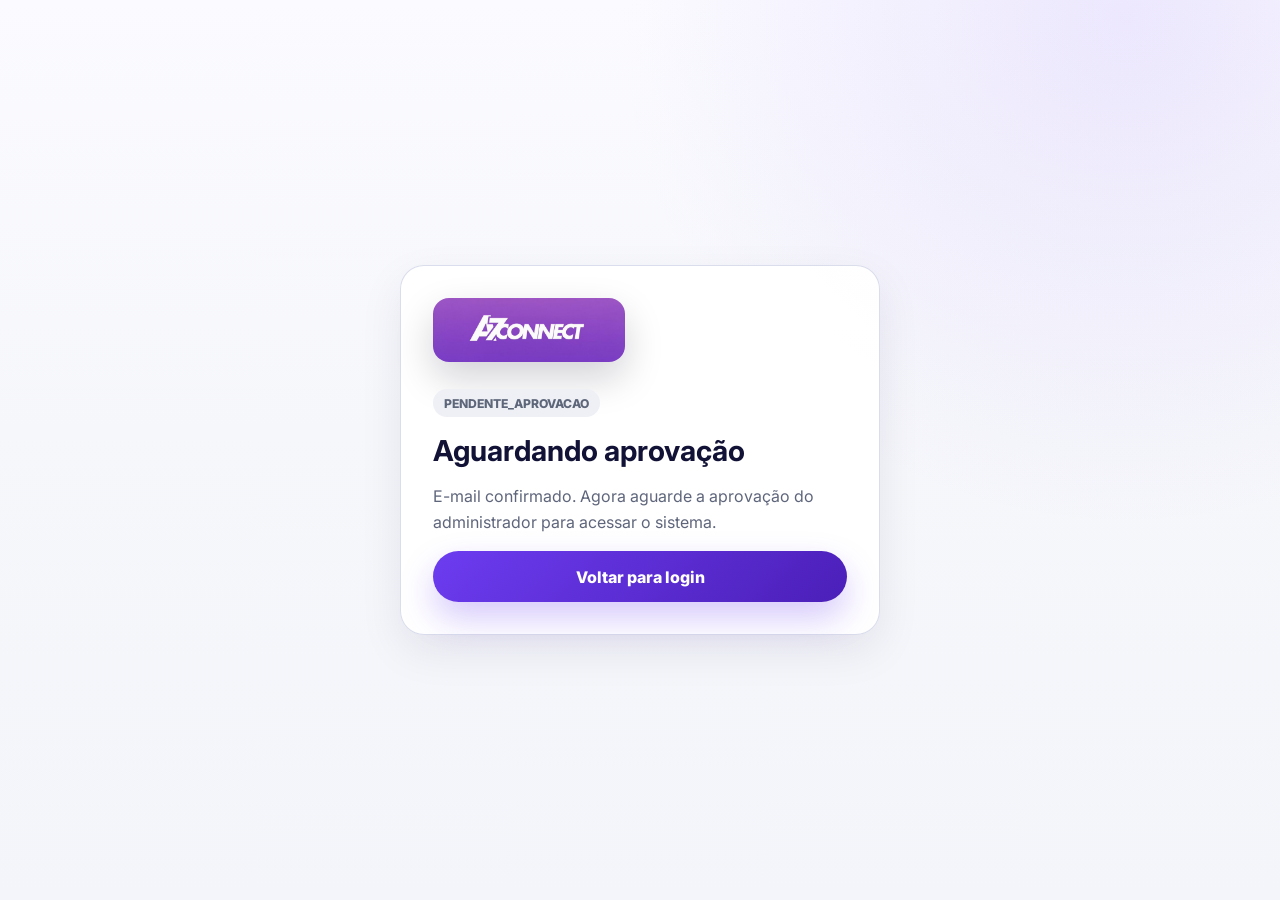
<file: static/aguardando-aprovacao.html>
<!doctype html>
<html lang="pt-BR">
  <head>
    <meta charset="utf-8" />
    <meta name="viewport" content="width=device-width, initial-scale=1" />
    <title>Aguardando aprovação - A7 Connect</title>
    <link rel="preconnect" href="https://fonts.googleapis.com" />
    <link rel="preconnect" href="https://fonts.gstatic.com" crossorigin />
    <link
      href="https://fonts.googleapis.com/css2?family=Inter:wght@400;500;600;700;800&display=swap"
      rel="stylesheet"
    />
    <link rel="stylesheet" href="/static/styles.css" />
  </head>
  <body class="auth-body">
    <main class="auth-shell single">
      <section class="auth-card dashboard-card auth-state-card">
        <img class="auth-logo small" src="/static/assets/a7connect-logo.jpg" alt="A7 Connect" />
        <span class="badge neutral">PENDENTE_APROVACAO</span>
        <h1>Aguardando aprovação</h1>
        <p id="pendingMessage">
          E-mail confirmado. Agora aguarde a aprovação do administrador para acessar o sistema.
        </p>
        <a class="gradient-button auth-submit" href="/login">Voltar para login</a>
      </section>
    </main>
    <script src="/static/auth.js"></script>
  </body>
</html>
</file>
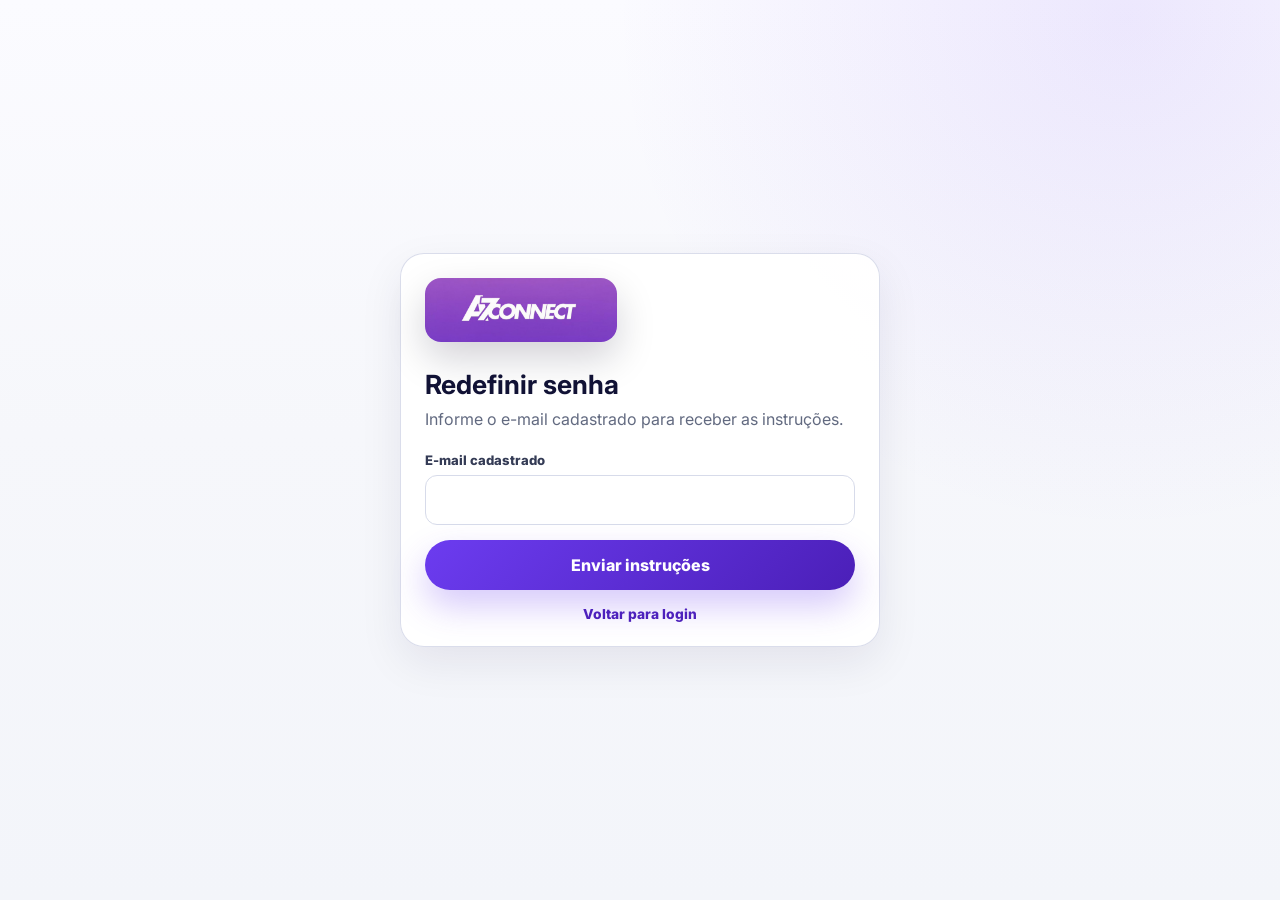
<file: static/esqueci-senha.html>
<!doctype html>
<html lang="pt-BR">
  <head>
    <meta charset="utf-8" />
    <meta name="viewport" content="width=device-width, initial-scale=1" />
    <title>Esqueci minha senha - A7 Connect</title>
    <link rel="preconnect" href="https://fonts.googleapis.com" />
    <link rel="preconnect" href="https://fonts.gstatic.com" crossorigin />
    <link
      href="https://fonts.googleapis.com/css2?family=Inter:wght@400;500;600;700;800&display=swap"
      rel="stylesheet"
    />
    <link rel="stylesheet" href="/static/styles.css" />
  </head>
  <body class="auth-body">
    <main class="auth-shell single">
      <section class="auth-card dashboard-card">
        <img class="auth-logo small" src="/static/assets/a7connect-logo.jpg" alt="A7 Connect" />
        <div class="auth-heading">
          <h2>Redefinir senha</h2>
          <p>Informe o e-mail cadastrado para receber as instruções.</p>
        </div>
        <form id="forgotPasswordForm" class="auth-form">
          <label>
            <span>E-mail cadastrado</span>
            <input id="forgotEmail" name="email" type="email" autocomplete="email" required />
          </label>
          <button class="gradient-button auth-submit" type="submit">Enviar instruções</button>
          <a class="text-link centered" href="/login">Voltar para login</a>
          <p id="authMessage" class="auth-message" aria-live="polite" hidden></p>
        </form>
      </section>
    </main>
    <script src="/static/auth.js"></script>
  </body>
</html>
</file>
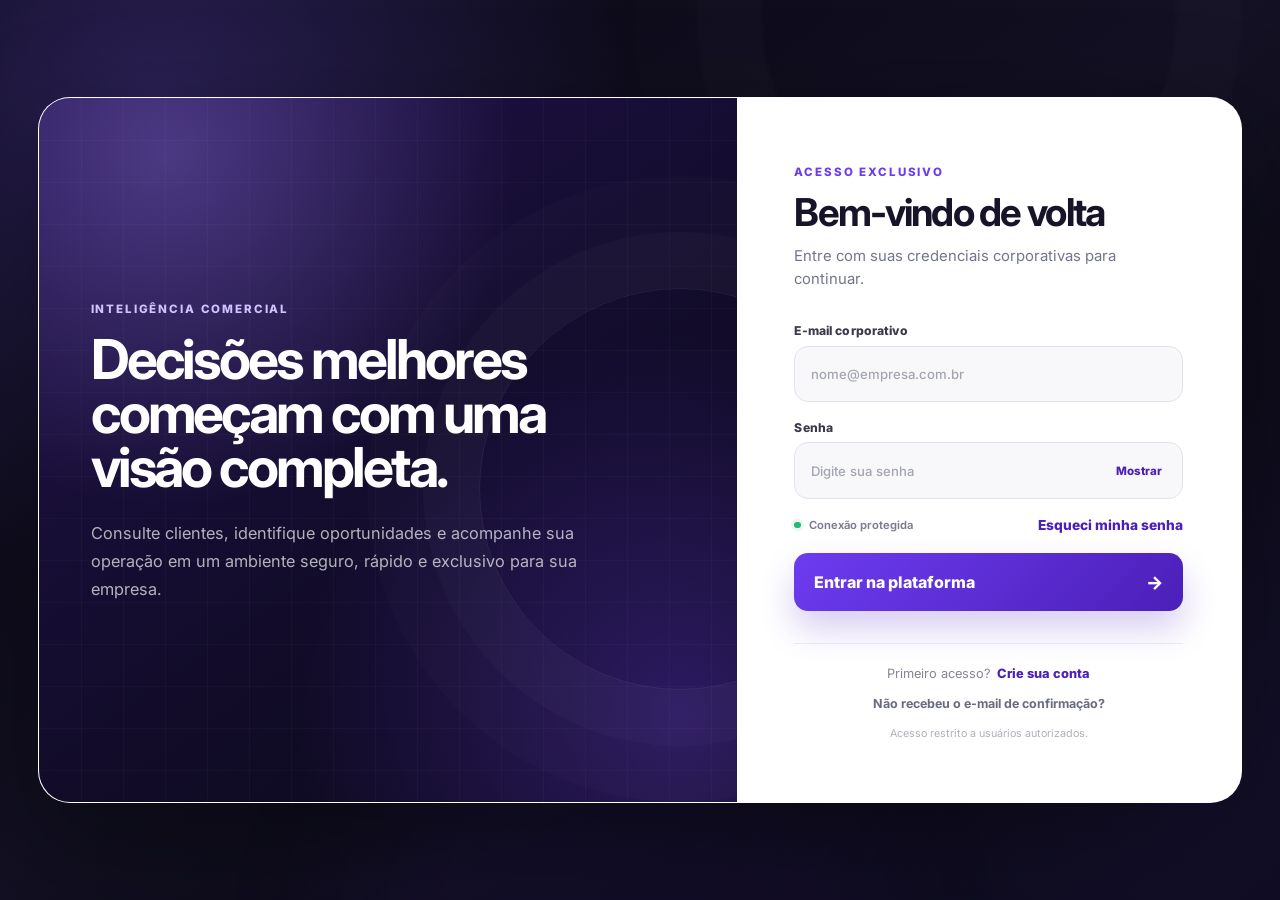
<file: static/login.html>
<!doctype html>
<html lang="pt-BR">
  <head>
    <meta charset="utf-8" />
    <meta name="viewport" content="width=device-width, initial-scale=1" />
    <title>Acesso | Consulta Base</title>
    <link rel="preconnect" href="https://fonts.googleapis.com" />
    <link rel="preconnect" href="https://fonts.gstatic.com" crossorigin />
    <link
      href="https://fonts.googleapis.com/css2?family=Inter:wght@400;500;600;700;800&display=swap"
      rel="stylesheet"
    />
    <link rel="stylesheet" href="/static/styles.css" />
  </head>
  <body class="auth-body login-page">
    <main class="auth-shell login-shell">
      <section class="auth-brand-panel login-showcase" aria-label="Sobre a plataforma">
        <div class="login-showcase-copy">
          <span class="login-kicker">Inteligência comercial</span>
          <h1>Decisões melhores começam com uma visão completa.</h1>
          <p>
            Consulte clientes, identifique oportunidades e acompanhe sua operação em um ambiente
            seguro, rápido e exclusivo para sua empresa.
          </p>
        </div>
      </section>

      <section class="auth-card login-card" aria-label="Login">
        <div class="login-card-header">
          <span class="login-card-kicker">Acesso exclusivo</span>
          <h2>Bem-vindo de volta</h2>
          <p>Entre com suas credenciais corporativas para continuar.</p>
        </div>

        <form id="loginForm" class="auth-form login-form">
          <label>
            <span>E-mail corporativo</span>
            <input
              id="loginEmail"
              name="email"
              type="email"
              autocomplete="email"
              placeholder="nome@empresa.com.br"
              required
            />
          </label>
          <label>
            <span>Senha</span>
            <div class="login-password-field">
              <input
                id="loginPassword"
                name="senha"
                type="password"
                autocomplete="current-password"
                placeholder="Digite sua senha"
                required
              />
              <button id="toggleLoginPassword" type="button" aria-label="Mostrar senha" aria-pressed="false">
                Mostrar
              </button>
            </div>
          </label>
          <div class="login-form-links">
            <span class="login-security-note"><i aria-hidden="true"></i> Conexão protegida</span>
            <a class="text-link" data-preserve-company href="/esqueci-senha">Esqueci minha senha</a>
          </div>
          <button class="gradient-button auth-submit login-submit" type="submit">
            <span>Entrar na plataforma</span><span aria-hidden="true">→</span>
          </button>
          <p id="authMessage" class="auth-message" aria-live="polite" hidden></p>
          <button id="resendVerificationButton" class="text-link centered" type="button" hidden>
            Reenviar e-mail de confirmação
          </button>
        </form>

        <div class="login-card-footer">
          <span>Primeiro acesso?</span>
          <a data-preserve-company href="/cadastro">Crie sua conta</a>
        </div>
        <a class="login-verification-link" data-preserve-company href="/verifique-email">
          Não recebeu o e-mail de confirmação?
        </a>
        <p class="login-support">Acesso restrito a usuários autorizados.</p>
      </section>
    </main>

    <script src="/static/auth.js"></script>
  </body>
</html>
</file>
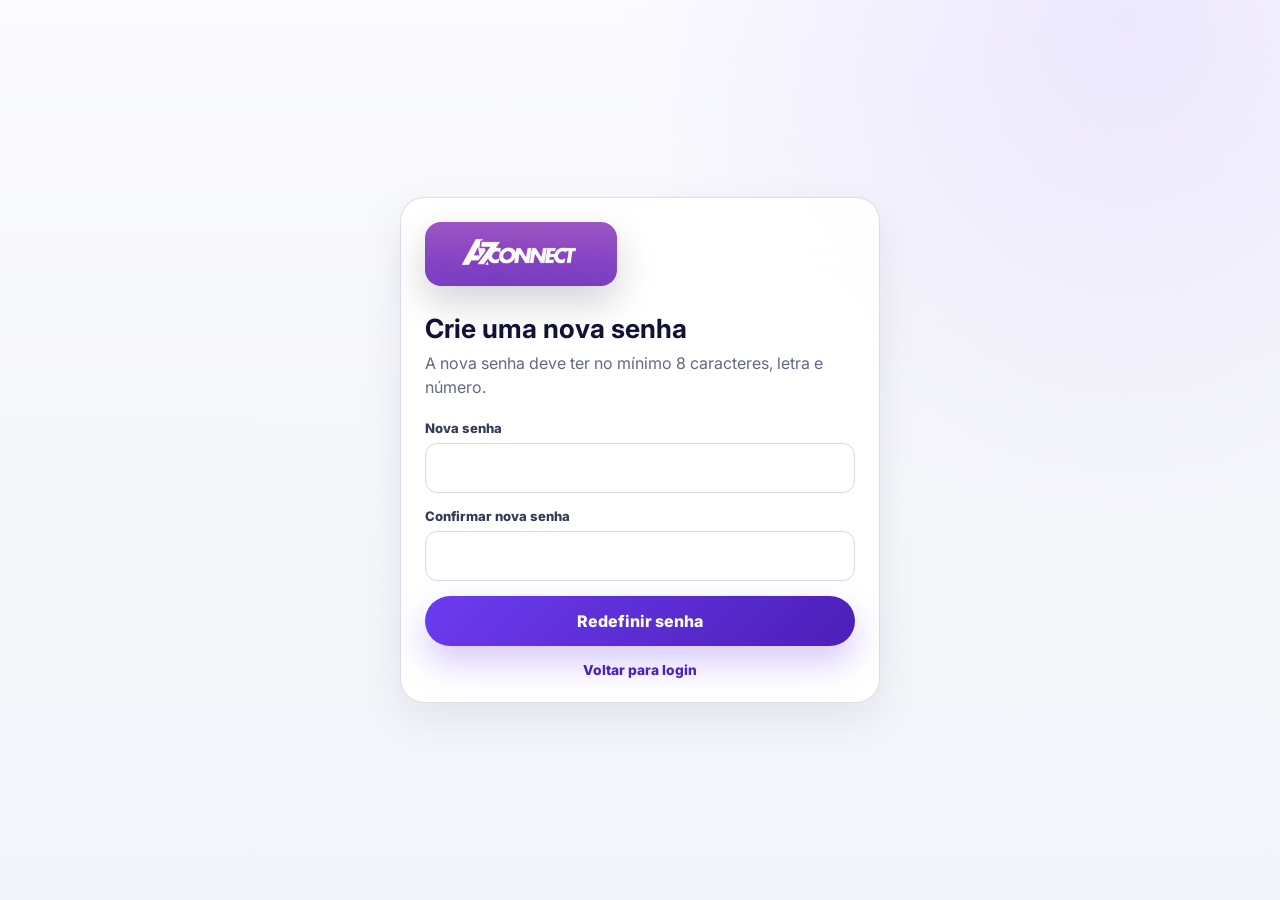
<file: static/redefinir-senha.html>
<!doctype html>
<html lang="pt-BR">
  <head>
    <meta charset="utf-8" />
    <meta name="viewport" content="width=device-width, initial-scale=1" />
    <title>Redefinir senha - A7 Connect</title>
    <link rel="preconnect" href="https://fonts.googleapis.com" />
    <link rel="preconnect" href="https://fonts.gstatic.com" crossorigin />
    <link
      href="https://fonts.googleapis.com/css2?family=Inter:wght@400;500;600;700;800&display=swap"
      rel="stylesheet"
    />
    <link rel="stylesheet" href="/static/styles.css" />
  </head>
  <body class="auth-body">
    <main class="auth-shell single">
      <section class="auth-card dashboard-card">
        <img class="auth-logo small" src="/static/assets/a7connect-logo.jpg" alt="A7 Connect" />
        <div class="auth-heading">
          <h2>Crie uma nova senha</h2>
          <p>A nova senha deve ter no mínimo 8 caracteres, letra e número.</p>
        </div>
        <form id="resetPasswordForm" class="auth-form">
          <label>
            <span>Nova senha</span>
            <input id="resetPassword" name="senha" type="password" autocomplete="new-password" required />
          </label>
          <label>
            <span>Confirmar nova senha</span>
            <input id="resetPasswordConfirm" name="senha_confirmacao" type="password" autocomplete="new-password" required />
          </label>
          <button class="gradient-button auth-submit" type="submit">Redefinir senha</button>
          <a class="text-link centered" href="/login">Voltar para login</a>
          <p id="authMessage" class="auth-message" aria-live="polite" hidden></p>
        </form>
      </section>
    </main>
    <script src="/static/auth.js"></script>
  </body>
</html>
</file>
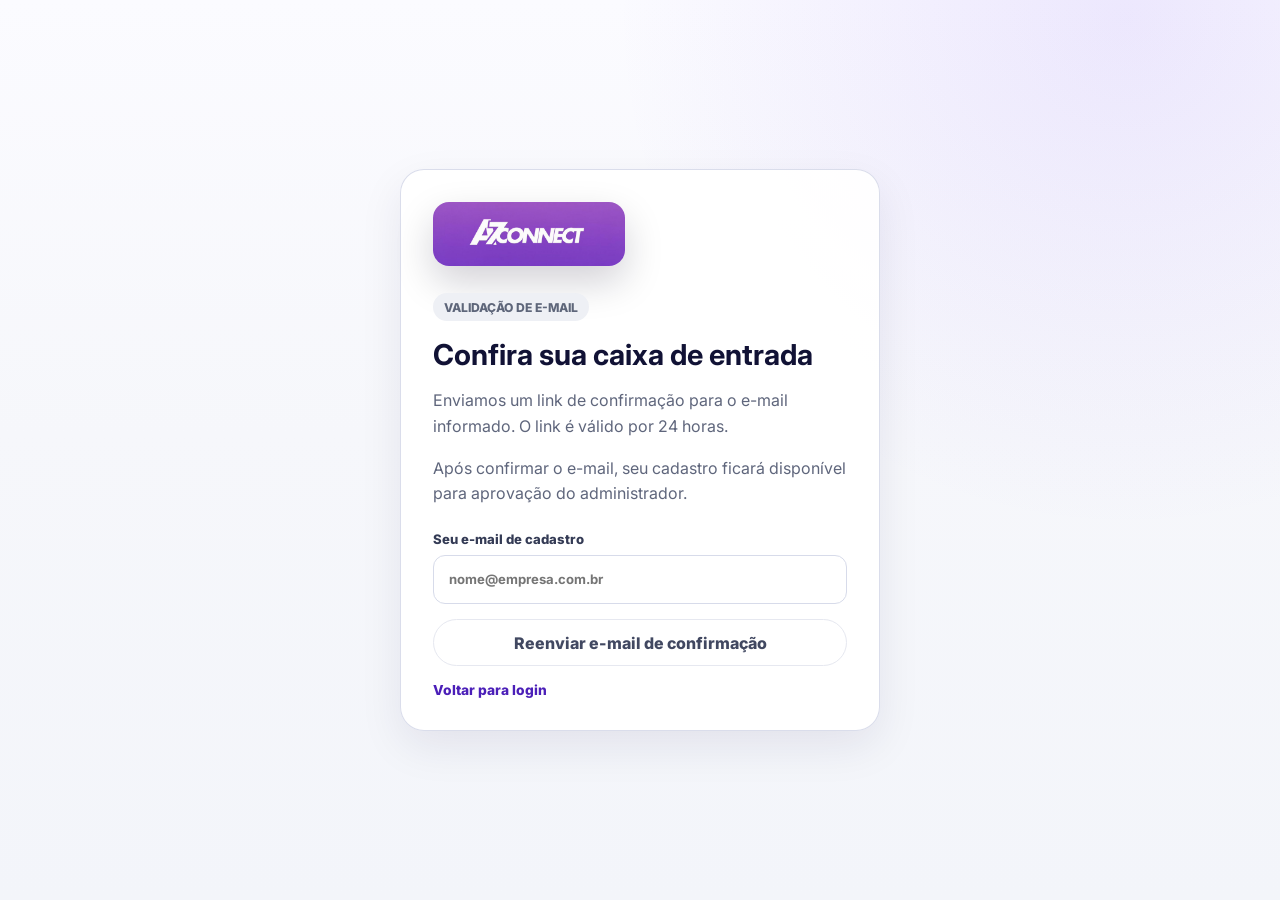
<file: static/verifique-email.html>
<!doctype html>
<html lang="pt-BR">
  <head>
    <meta charset="utf-8" />
    <meta name="viewport" content="width=device-width, initial-scale=1" />
    <title>Confirme seu e-mail - A7 Connect</title>
    <link rel="preconnect" href="https://fonts.googleapis.com" />
    <link rel="preconnect" href="https://fonts.gstatic.com" crossorigin />
    <link
      href="https://fonts.googleapis.com/css2?family=Inter:wght@400;500;600;700;800&display=swap"
      rel="stylesheet"
    />
    <link rel="stylesheet" href="/static/styles.css" />
  </head>
  <body class="auth-body">
    <main class="auth-shell single">
      <section class="auth-card dashboard-card auth-state-card">
        <img class="auth-logo small" src="/static/assets/a7connect-logo.jpg" alt="A7 Connect" />
        <span class="badge neutral">VALIDAÇÃO DE E-MAIL</span>
        <h1>Confira sua caixa de entrada</h1>
        <p id="pendingMessage">
          Enviamos um link de confirmação para o e-mail informado. O link é válido por 24 horas.
        </p>
        <p>
          Após confirmar o e-mail, seu cadastro ficará disponível para aprovação do administrador.
        </p>
        <form id="resendVerificationForm" class="auth-form verification-resend-form">
          <label>
            <span>Seu e-mail de cadastro</span>
            <input
              id="resendVerificationEmail"
              name="email"
              type="email"
              autocomplete="email"
              placeholder="nome@empresa.com.br"
              required
            />
          </label>
          <button id="resendVerificationSubmit" class="ghost-button" type="submit">
            Reenviar e-mail de confirmação
          </button>
        </form>
        <p id="emailVerificationMessage" class="auth-message" aria-live="polite" hidden></p>
        <a class="text-link" href="/login">Voltar para login</a>
      </section>
    </main>
    <script src="/static/auth.js"></script>
  </body>
</html>
</file>
<file: static/styles.css>
:root {
  --purple: #6c3cf0;
  --purple-dark: #4b1fb8;
  --purple-soft: #f4f0ff;
  --blue: #2563eb;
  --blue-soft: #eef4ff;
  --green: #16a34a;
  --green-soft: #eaf8ef;
  --red: #dc2626;
  --red-soft: #fef2f2;
  --ink: #111235;
  --muted: #6b7280;
  --soft-muted: #8b93a7;
  --line: #e6e8f0;
  --line-strong: #d7dbea;
  --surface: #ffffff;
  --canvas: #f6f7fb;
  --sidebar-width: 292px;
  --radius: 16px;
  --shadow: 0 16px 44px rgba(23, 16, 62, 0.08);
  --shadow-hover: 0 22px 60px rgba(23, 16, 62, 0.13);
  font-family: "Inter", "Segoe UI", system-ui, -apple-system, BlinkMacSystemFont, sans-serif;
}

.team-panel { display: grid; gap: 18px; min-width: 0; overflow: hidden; padding: 1.35rem; }
.team-panel .panel-title-row { min-width: 0; }
.team-panel .panel-title-row > div { min-width: 0; }
.team-panel .panel-title-row h2 { margin-bottom: 0; }
.team-description { margin: -8px 0 0; color: var(--muted); font-size: .88rem; line-height: 1.5; }
#adminTeamsCount { flex: 0 0 auto; margin-top: 0; white-space: nowrap; }
.team-form { display: flex; align-items: end; gap: 12px; }
.team-form label { flex: 1 1 auto; min-width: 0; display: grid; gap: 7px; color: var(--muted); font-size: .82rem; font-weight: 700; }
.team-form input, .team-select { width: 100%; max-width: 100%; border: 1px solid var(--line); border-radius: 10px; background: var(--surface); color: var(--ink); padding: 10px 12px; font: inherit; }
.team-form .gradient-button { flex: 0 0 auto; min-width: 9rem; }
.teams-list { display: flex; flex-wrap: wrap; gap: 8px; }
.team-chip { border: 1px solid var(--line); border-radius: 999px; background: var(--canvas); padding: 7px 11px; color: var(--muted); font-size: .82rem; font-weight: 600; }
.team-select { min-width: 150px; }
.organizations-list { display: grid; gap: 0.8rem; }
.organization-card { display: flex; align-items: center; justify-content: space-between; gap: 1rem; border: 1px solid var(--line); border-radius: 14px; background: var(--canvas); padding: 1rem; }
.organization-card div { min-width: 0; }
.organization-card strong { display: block; color: var(--ink); }
.organization-card p { margin: 0.35rem 0; color: var(--muted); font-size: 0.86rem; }
.organization-card a { display: block; overflow-wrap: anywhere; color: var(--purple-dark); font-size: 0.8rem; font-weight: 700; }
.branding-editor { display: grid; grid-template-columns: minmax(180px, 280px) minmax(0, 1fr); gap: 1.4rem; align-items: center; }
.branding-preview { display: grid; min-height: 150px; place-items: center; border: 1px dashed var(--line-strong); border-radius: 16px; background: #fff; padding: 1.2rem; }
.branding-preview img { display: block; width: 100%; max-width: 220px; max-height: 120px; object-fit: contain; }
.branding-editor .auth-form { margin-top: 0; }
.branding-editor small { color: var(--muted); line-height: 1.5; }
@media (max-width: 960px) {
  .team-form { align-items: stretch; flex-direction: column; }
  .team-form .gradient-button { width: 100%; }
  .organization-card { align-items: stretch; flex-direction: column; }
  .organization-card .ghost-button { width: 100%; }
  .branding-editor { grid-template-columns: 1fr; }
}

* {
  box-sizing: border-box;
}

html {
  min-height: 100%;
}

body {
  min-height: 100vh;
  margin: 0;
  background:
    radial-gradient(circle at 88% 2%, rgba(108, 60, 240, 0.1), transparent 32rem),
    linear-gradient(180deg, #fbfbff 0%, var(--canvas) 48%, #f3f5fa 100%);
  color: var(--ink);
  font-family: "Inter", "Segoe UI", system-ui, -apple-system, BlinkMacSystemFont, sans-serif;
  letter-spacing: 0;
}

button,
input,
a {
  font: inherit;
}

button,
a {
  transition:
    transform 250ms ease,
    border-color 250ms ease,
    box-shadow 250ms ease,
    background 250ms ease,
    color 250ms ease,
    opacity 250ms ease;
}

a {
  color: inherit;
  text-decoration: none;
}

svg {
  display: block;
  height: 1.25rem;
  width: 1.25rem;
}

svg path,
svg circle,
svg rect {
  fill: none;
  stroke: currentColor;
  stroke-linecap: round;
  stroke-linejoin: round;
  stroke-width: 2;
}

[hidden] {
  display: none !important;
}

.app-layout {
  min-height: 100vh;
}

.sidebar {
  position: fixed;
  inset: 0 auto 0 0;
  z-index: 40;
  display: flex;
  width: var(--sidebar-width);
  flex-direction: column;
  gap: 1.5rem;
  overflow: hidden;
  padding: 1.5rem 1.25rem;
  background:
    radial-gradient(circle at 20% 12%, rgba(255, 255, 255, 0.18), transparent 16rem),
    radial-gradient(circle at 100% 80%, rgba(108, 60, 240, 0.36), transparent 20rem),
    linear-gradient(180deg, #221052 0%, #2d126d 46%, var(--purple-dark) 100%);
  color: #fff;
  box-shadow: 18px 0 50px rgba(37, 17, 87, 0.22);
}

.sidebar::after {
  position: absolute;
  right: -4rem;
  bottom: 8rem;
  width: 15rem;
  height: 15rem;
  border: 1px solid rgba(255, 255, 255, 0.09);
  border-radius: 999px;
  content: "";
  transform: rotate(28deg);
}

.sidebar-brand {
  position: relative;
  z-index: 1;
  display: flex;
  align-items: center;
  min-height: 5.5rem;
}

.brand-logo {
  display: block;
  width: 13.75rem;
  height: 4.5rem;
  border-radius: 14px;
  object-fit: cover;
  object-position: center;
  box-shadow: 0 12px 32px rgba(12, 5, 38, 0.18);
}

.sidebar-nav {
  position: relative;
  z-index: 1;
  display: grid;
  gap: 0.45rem;
  overflow: hidden;
}

.nav-item {
  display: flex;
  align-items: center;
  gap: 0.85rem;
  min-height: 3.1rem;
  border: 1px solid transparent;
  border-radius: 14px;
  padding: 0 0.9rem;
  color: rgba(255, 255, 255, 0.78);
  font-size: 0.94rem;
  font-weight: 600;
}

.nav-item svg {
  flex: 0 0 auto;
}

.nav-item:hover,
.nav-item.active {
  background: rgba(255, 255, 255, 0.12);
  border-color: rgba(255, 255, 255, 0.13);
  color: #fff;
  transform: translateX(2px);
}

.sidebar-footer {
  position: relative;
  z-index: 1;
  display: grid;
  gap: 0.8rem;
  margin-top: auto;
  padding: 1rem;
  border: 1px solid rgba(255, 255, 255, 0.1);
  border-radius: var(--radius);
  background: rgba(255, 255, 255, 0.08);
  backdrop-filter: blur(18px);
}

.user-card {
  display: flex;
  align-items: center;
  gap: 0.8rem;
}

.avatar {
  display: inline-grid;
  width: 2.75rem;
  height: 2.75rem;
  place-items: center;
  border-radius: 999px;
  background: rgba(255, 255, 255, 0.16);
  color: #fff;
  font-weight: 800;
}

.user-card strong,
.user-card span {
  display: block;
}

.user-card strong {
  font-size: 0.92rem;
}

.user-card div span {
  margin-top: 0.18rem;
  color: rgba(255, 255, 255, 0.68);
  font-size: 0.78rem;
}

.logout-button {
  display: inline-flex;
  align-items: center;
  justify-content: flex-start;
  gap: 0.7rem;
  width: 100%;
  min-height: 2.7rem;
  border: 0;
  border-top: 1px solid rgba(255, 255, 255, 0.1);
  padding: 0.75rem 0 0;
  background: transparent;
  color: rgba(255, 255, 255, 0.88);
  cursor: pointer;
  font-weight: 700;
}

.logout-button:hover {
  color: #fff;
}

.workspace {
  display: grid;
  gap: 1.35rem;
  margin-left: var(--sidebar-width);
  padding: 2rem;
}

.workspace > * {
  min-width: 0;
}

.page-header {
  display: flex;
  align-items: flex-start;
  justify-content: space-between;
  gap: 2rem;
  min-height: 9.2rem;
}

.sidebar-toggle {
  display: none;
  width: 2.75rem;
  height: 2.75rem;
  flex: 0 0 auto;
  place-items: center;
  border: 1px solid var(--line);
  border-radius: 12px;
  background: #fff;
  color: var(--purple-dark);
  cursor: pointer;
  box-shadow: 0 8px 24px rgba(17, 18, 53, 0.08);
}

.title-stack {
  min-width: 0;
}

.eyebrow,
.section-label,
.metric-label {
  display: inline-block;
  color: var(--purple);
  font-size: 0.78rem;
  font-weight: 800;
  letter-spacing: 0;
  text-transform: uppercase;
}

.title-stack h1,
.panel-title-row h2,
.summary-head h2 {
  margin: 0.35rem 0 0;
  color: var(--ink);
  font-size: 2rem;
  line-height: 1.1;
}

.title-stack p,
.summary-head p {
  margin: 0.65rem 0 0;
  color: #565d78;
  font-size: 1rem;
}

.header-actions {
  display: flex;
  align-items: center;
  justify-content: flex-end;
  gap: 0.75rem;
}

.outline-button,
.ghost-button,
.gradient-button,
.detail-button {
  display: inline-flex;
  align-items: center;
  justify-content: center;
  gap: 0.55rem;
  border-radius: 999px;
  cursor: pointer;
  font-weight: 800;
  white-space: nowrap;
}

.outline-button {
  min-height: 2.9rem;
  border: 1px solid rgba(108, 60, 240, 0.32);
  padding: 0 1.2rem;
  background: rgba(255, 255, 255, 0.75);
  color: var(--purple-dark);
  box-shadow: 0 10px 28px rgba(108, 60, 240, 0.09);
}

.outline-button:hover {
  border-color: rgba(108, 60, 240, 0.56);
  box-shadow: 0 16px 34px rgba(108, 60, 240, 0.15);
  transform: translateY(-1px);
}

.outline-button:disabled,
.ghost-button:disabled {
  cursor: wait;
  opacity: 0.62;
  transform: none;
}

.ghost-button {
  min-height: 2.9rem;
  border: 1px solid var(--line);
  padding: 0 1rem;
  background: #fff;
  color: #414861;
}

.ghost-button:hover {
  border-color: rgba(108, 60, 240, 0.32);
  color: var(--purple-dark);
  transform: translateY(-1px);
}

.analytics-illustration {
  display: grid;
  width: 7.2rem;
  height: 5.5rem;
  place-items: center;
  color: var(--purple);
  opacity: 0.9;
}

.analytics-illustration svg {
  width: 100%;
  height: 100%;
  filter: drop-shadow(0 16px 18px rgba(108, 60, 240, 0.22));
}

.analytics-illustration.compact {
  width: 5.4rem;
}

.status-badge {
  display: inline-flex;
  align-items: center;
  min-height: 2.15rem;
  border-radius: 999px;
  padding: 0 0.8rem;
  background: var(--purple-soft);
  color: var(--purple-dark);
  font-size: 0.78rem;
  font-weight: 800;
}

.status-badge.error {
  background: var(--red-soft);
  color: var(--red);
}

.status-panel {
  border-radius: var(--radius);
  background: #fff;
  box-shadow: var(--shadow);
}

.status-panel:empty {
  display: none;
}

.status-panel.error {
  border: 1px solid rgba(220, 38, 38, 0.2);
  padding: 1.1rem 1.25rem;
  color: #7f1d1d;
}

.missing-list {
  margin: 0.55rem 0 0;
  padding-left: 1.3rem;
}

.dashboard-card {
  border: 1px solid rgba(215, 219, 234, 0.92);
  border-radius: var(--radius);
  background: rgba(255, 255, 255, 0.92);
  box-shadow: var(--shadow);
  transition:
    transform 250ms ease,
    box-shadow 250ms ease,
    border-color 250ms ease;
}

.dashboard-card:hover {
  border-color: rgba(108, 60, 240, 0.28);
  box-shadow: var(--shadow-hover);
  transform: translateY(-2px);
}

.search-panel {
  padding: 1.35rem;
}

.search-form {
  display: grid;
  gap: 0.65rem;
}

.search-form label {
  color: #333a58;
  font-size: 0.82rem;
  font-weight: 800;
}

.search-row {
  display: grid;
  grid-template-columns: minmax(0, 1fr) 16rem;
  gap: 1rem;
}

.search-control {
  position: relative;
  display: flex;
  align-items: center;
}

.search-control svg {
  position: absolute;
  left: 1rem;
  color: #9aa1b8;
  pointer-events: none;
}

#cnpjInput {
  width: 100%;
  min-height: 3.35rem;
  border: 1px solid var(--line-strong);
  border-radius: 12px;
  background: #fff;
  color: var(--ink);
  outline: 0;
  padding: 0 1rem 0 3.1rem;
  font-size: 1rem;
  font-weight: 700;
  transition:
    border-color 250ms ease,
    box-shadow 250ms ease;
}

#cnpjInput::placeholder {
  color: #9aa1b8;
  font-weight: 600;
}

#cnpjInput:focus {
  border-color: rgba(108, 60, 240, 0.65);
  box-shadow: 0 0 0 4px rgba(108, 60, 240, 0.12);
}

.gradient-button {
  position: relative;
  min-height: 3.35rem;
  border: 0;
  padding: 0 1.5rem;
  background: linear-gradient(135deg, var(--purple), var(--purple-dark));
  color: #fff;
  box-shadow: 0 16px 34px rgba(108, 60, 240, 0.28);
}

.gradient-button:hover:not(:disabled) {
  box-shadow: 0 18px 42px rgba(108, 60, 240, 0.36);
  transform: translateY(-1px);
}

.gradient-button:disabled {
  cursor: not-allowed;
  opacity: 0.58;
}

.button-content {
  display: inline-flex;
  align-items: center;
  gap: 0.55rem;
}

.button-spinner {
  display: none;
  width: 1.1rem;
  height: 1.1rem;
  border: 2px solid rgba(255, 255, 255, 0.38);
  border-top-color: #fff;
  border-radius: 999px;
  animation: spin 800ms linear infinite;
}

.gradient-button.is-loading .button-content {
  opacity: 0;
}

.gradient-button.is-loading .button-spinner {
  position: absolute;
  display: block;
}

.message-panel {
  border: 1px solid rgba(108, 60, 240, 0.2);
  border-radius: var(--radius);
  padding: 1rem 1.2rem;
  background: #fff;
  color: #4d5570;
  box-shadow: var(--shadow);
  font-weight: 700;
}

.message-panel.warning {
  border-color: rgba(220, 38, 38, 0.2);
  background: var(--red-soft);
  color: #991b1b;
}

.message-panel.success {
  border-color: rgba(22, 163, 74, 0.2);
  background: var(--green-soft);
  color: #166534;
}

.message-panel.loading {
  position: relative;
  overflow: hidden;
  color: var(--purple-dark);
}

.message-panel.loading::after {
  position: absolute;
  inset: 0;
  background: linear-gradient(90deg, transparent, rgba(108, 60, 240, 0.08), transparent);
  content: "";
  animation: shimmer 1.25s infinite;
}

.print-report-header {
  display: none;
}

.client-card {
  display: grid;
  grid-template-columns: 1.4fr 1fr 1fr;
  gap: 0;
  overflow: hidden;
  border-top: 4px solid var(--purple);
}

.client-column {
  display: flex;
  gap: 1rem;
  min-width: 0;
  padding: 1.6rem;
}

.client-column + .client-column {
  border-left: 1px solid var(--line);
}

.feature-icon,
.kpi-icon,
.mini-icon {
  display: inline-grid;
  flex: 0 0 auto;
  place-items: center;
  border-radius: 16px;
}

.feature-icon {
  width: 4rem;
  height: 4rem;
}

.feature-icon.purple,
.kpi-icon.purple,
.mini-icon.purple {
  background: var(--purple-soft);
  color: var(--purple);
}

.feature-icon.blue,
.kpi-icon.blue,
.mini-icon.blue {
  background: var(--blue-soft);
  color: var(--blue);
}

.feature-icon.green,
.kpi-icon.green,
.mini-icon.green {
  background: var(--green-soft);
  color: var(--green);
}

.feature-icon svg,
.kpi-icon svg,
.mini-icon svg {
  width: 1.65rem;
  height: 1.65rem;
}

.client-copy {
  min-width: 0;
}

.company-name {
  display: block;
  margin: 0.45rem 0 0;
  color: var(--ink);
  font-size: 1.02rem;
  line-height: 1.35;
  overflow-wrap: anywhere;
}

.client-meta {
  display: flex;
  flex-wrap: wrap;
  gap: 0.75rem 1rem;
  margin: 1rem 0 0;
}

.client-meta div {
  min-width: 7rem;
}

.client-meta dt {
  color: var(--soft-muted);
  font-size: 0.72rem;
  font-weight: 800;
  text-transform: uppercase;
}

.client-meta dd {
  margin: 0.25rem 0 0;
  color: #2a3048;
  font-size: 0.9rem;
  font-weight: 800;
}

.highlight-value {
  display: block;
  margin-top: 0.45rem;
  color: var(--ink);
  font-size: 1.25rem;
  line-height: 1.2;
  overflow-wrap: anywhere;
}

#broadbandAvailability .highlight-value {
  font-size: 1.12rem;
}

#detailCnpj {
  font-size: 1.05rem;
  white-space: nowrap;
}

.progress-track {
  width: 100%;
  height: 0.55rem;
  margin: 1rem 0 0.55rem;
  overflow: hidden;
  border-radius: 999px;
  background: #eef0f7;
}

.progress-track span {
  display: block;
  height: 100%;
  border-radius: inherit;
  background: linear-gradient(90deg, var(--green), #57c878);
  transition: width 250ms ease;
}

.client-copy p,
.kpi-card p,
.mini-card p {
  margin: 0.4rem 0 0;
  color: #61687f;
  font-size: 0.84rem;
  line-height: 1.45;
}

.badge {
  display: inline-flex;
  align-items: center;
  width: fit-content;
  min-height: 1.75rem;
  border-radius: 999px;
  padding: 0 0.7rem;
  font-size: 0.76rem;
  font-weight: 800;
}

.badge.success {
  background: var(--green-soft);
  color: var(--green);
}

.badge.neutral {
  margin-top: 0.7rem;
  background: #eef0f5;
  color: #5e667a;
}

.badge.info {
  margin-top: 0.7rem;
  background: var(--blue-soft);
  color: var(--blue);
}

.offers-panel {
  overflow: hidden;
}

.offers-toggle {
  display: flex;
  align-items: center;
  justify-content: space-between;
  width: 100%;
  min-height: 5.25rem;
  gap: 1rem;
  border: 0;
  padding: 1rem 1.25rem;
  background: #fff;
  color: inherit;
  cursor: pointer;
  text-align: left;
}

.offers-toggle:hover {
  background: #fbfaff;
}

.offers-toggle:focus-visible {
  outline: 3px solid rgba(108, 60, 240, 0.24);
  outline-offset: -3px;
}

.offers-heading,
.offers-toggle-action {
  display: flex;
  align-items: center;
}

.offers-heading {
  min-width: 0;
  gap: 0.9rem;
}

.offers-icon {
  display: inline-grid;
  flex: 0 0 auto;
  width: 3rem;
  height: 3rem;
  place-items: center;
  border-radius: 14px;
  background: var(--purple-soft);
  color: var(--purple);
}

.offers-icon svg,
.offers-chevron {
  fill: none;
  stroke: currentColor;
  stroke-linecap: round;
  stroke-linejoin: round;
  stroke-width: 1.8;
}

.offers-icon svg {
  width: 1.45rem;
  height: 1.45rem;
}

.offers-title,
.offers-subtitle {
  display: block;
}

.offers-title {
  color: var(--ink);
  font-size: 1rem;
  font-weight: 850;
}

.offers-subtitle {
  margin-top: 0.25rem;
  color: #687086;
  font-size: 0.8rem;
  font-weight: 650;
}

.offers-toggle-action {
  flex: 0 0 auto;
  gap: 0.45rem;
  color: var(--purple-dark);
  font-size: 0.8rem;
  font-weight: 800;
}

.offers-chevron {
  width: 1.15rem;
  height: 1.15rem;
  transition: transform 250ms ease;
}

.offers-panel.is-expanded .offers-chevron {
  transform: rotate(180deg);
}

.offers-content {
  border-top: 1px solid var(--line);
  animation: offers-reveal 250ms ease;
}

.offers-grid {
  display: grid;
  grid-template-columns: 1.35fr 1fr 1fr;
  margin: 0;
}

.offer-item {
  min-width: 0;
  padding: 1.25rem;
}

.offer-item + .offer-item {
  border-left: 1px solid var(--line);
}

.offer-item:nth-child(3n + 1) {
  border-left: 0;
}

.offer-item:nth-child(n + 4) {
  border-top: 1px solid var(--line);
}

.offer-item dt {
  color: var(--soft-muted);
  font-size: 0.72rem;
  font-weight: 800;
  text-transform: uppercase;
}

.offer-item dd {
  margin: 0.45rem 0 0;
  color: #2a3048;
  font-size: 0.92rem;
  font-weight: 750;
  line-height: 1.5;
  overflow-wrap: anywhere;
}

.contacts-panel {
  display: grid;
  grid-template-columns: minmax(14rem, 0.72fr) minmax(0, 2.4fr);
  overflow: hidden;
}

.contacts-heading {
  display: flex;
  min-width: 0;
  align-items: center;
  gap: 0.85rem;
  border-right: 1px solid var(--line);
  padding: 1rem 1.25rem;
  background: #fbfbff;
}

.contacts-icon {
  display: inline-grid;
  flex: 0 0 auto;
  width: 3rem;
  height: 3rem;
  place-items: center;
  border-radius: 14px;
  background: var(--blue-soft);
  color: var(--blue);
}

.contacts-icon svg {
  width: 1.45rem;
  height: 1.45rem;
  fill: none;
  stroke: currentColor;
  stroke-linecap: round;
  stroke-linejoin: round;
  stroke-width: 1.8;
}

.contacts-title,
.contacts-subtitle {
  display: block;
}

.contacts-title {
  color: var(--ink);
  font-size: 1rem;
  font-weight: 850;
}

.contacts-subtitle {
  margin-top: 0.25rem;
  color: #687086;
  font-size: 0.78rem;
  font-weight: 650;
}

.contacts-grid {
  display: grid;
  grid-template-columns: repeat(3, minmax(0, 1fr));
  margin: 0;
}

.contact-item {
  min-width: 0;
  padding: 1.15rem 1.25rem;
}

.contact-item + .contact-item {
  border-left: 1px solid var(--line);
}

.contact-item dt {
  color: var(--soft-muted);
  font-size: 0.72rem;
  font-weight: 800;
  text-transform: uppercase;
}

.contact-item dd {
  margin: 0.42rem 0 0;
  color: #2a3048;
  font-size: 0.9rem;
  font-weight: 780;
  line-height: 1.45;
  overflow-wrap: anywhere;
}

.kpi-grid {
  display: grid;
  grid-template-columns: repeat(4, minmax(0, 1fr));
  gap: 1rem;
}

.kpi-card {
  display: grid;
  min-height: 13rem;
  padding: 1.2rem;
}

.kpi-head {
  display: flex;
  align-items: flex-start;
  justify-content: space-between;
  gap: 0.8rem;
}

.kpi-icon {
  width: 3.6rem;
  height: 3.6rem;
}

.sparkline {
  width: 7rem;
  height: 2.6rem;
  color: var(--purple);
  opacity: 0.7;
}

.sparkline path {
  stroke-width: 2.4;
}

.sparkline.blue-line {
  color: var(--blue);
}

.sparkline.green-line {
  color: var(--green);
}

.metric-label {
  margin-top: 1rem;
  color: #4f5680;
  text-transform: none;
}

.metric-value {
  display: block;
  margin-top: 0.35rem;
  color: var(--ink);
  font-size: 2rem;
  font-weight: 800;
  line-height: 1.1;
  overflow-wrap: anywhere;
}

.detail-button {
  justify-self: flex-start;
  min-height: 2.35rem;
  margin-top: 1rem;
  border: 1px solid rgba(108, 60, 240, 0.28);
  padding: 0 0.95rem;
  background: #fff;
  color: var(--purple-dark);
  font-size: 0.82rem;
}

.detail-button:hover:not(.disabled):not(:disabled) {
  border-color: rgba(108, 60, 240, 0.58);
  box-shadow: 0 12px 26px rgba(108, 60, 240, 0.13);
  transform: translateY(-1px);
}

.detail-button.disabled,
.detail-button:disabled,
.detail-button.muted {
  cursor: not-allowed;
  opacity: 0.58;
}

.insights-grid {
  display: grid;
  grid-template-columns: minmax(0, 1fr);
  gap: 1rem;
}

.mobile-panel,
.summary-card,
.detail-panel {
  padding: 1.35rem;
}

.panel-title-row {
  display: flex;
  align-items: center;
  justify-content: space-between;
  gap: 1rem;
}

.panel-title-row h2,
.summary-head h2 {
  font-size: 1.2rem;
}

.mobile-summary {
  display: grid;
  grid-template-columns: repeat(3, minmax(0, 1fr));
  gap: 0.8rem;
  margin-top: 1.1rem;
}

.mini-card {
  display: flex;
  gap: 0.8rem;
  min-width: 0;
  border: 1px solid var(--line);
  border-radius: 14px;
  padding: 1rem;
  background: #fbfcff;
  transition:
    transform 250ms ease,
    border-color 250ms ease,
    box-shadow 250ms ease;
}

.mini-card:hover {
  border-color: rgba(108, 60, 240, 0.24);
  box-shadow: 0 12px 28px rgba(17, 18, 53, 0.07);
  transform: translateY(-1px);
}

.mini-icon {
  width: 3rem;
  height: 3rem;
  border-radius: 14px;
}

.mini-card span {
  display: block;
  color: #596077;
  font-size: 0.76rem;
  font-weight: 800;
}

.mini-card strong {
  display: block;
  margin-top: 0.25rem;
  color: var(--ink);
  font-size: 1.18rem;
}

.fidelity-chart {
  margin-top: 1.15rem;
  border: 1px solid var(--line);
  border-radius: 14px;
  padding: 1.1rem;
  background: #fff;
}

.chart-title {
  display: flex;
  align-items: baseline;
  justify-content: space-between;
  gap: 1rem;
  margin-bottom: 1rem;
}

.chart-title h3 {
  margin: 0;
  color: var(--ink);
  font-size: 1rem;
}

.chart-title span {
  color: var(--soft-muted);
  font-size: 0.8rem;
  font-weight: 800;
}

.fidelity-row {
  display: grid;
  grid-template-columns: minmax(8rem, 11rem) minmax(0, 1fr);
  gap: 1rem;
  align-items: center;
  padding: 0.7rem 0;
}

.fidelity-row + .fidelity-row {
  border-top: 1px solid #eef0f6;
}

.fidelity-label {
  display: grid;
  grid-template-columns: 1fr auto auto;
  gap: 0.55rem;
  align-items: baseline;
}

.fidelity-label span {
  color: #39405d;
  font-size: 0.84rem;
  font-weight: 800;
}

.fidelity-label strong {
  color: var(--ink);
}

.fidelity-label small {
  color: var(--soft-muted);
  font-weight: 800;
}

.bar-track {
  height: 0.75rem;
  overflow: hidden;
  border-radius: 999px;
  background: #eef1f8;
}

.bar-fill {
  display: block;
  width: 0;
  height: 100%;
  min-width: 0.2rem;
  border-radius: inherit;
  transition: width 250ms ease;
}

.bar-fill.purple {
  background: linear-gradient(90deg, var(--purple), #9d7bff);
}

.bar-fill.blue {
  background: linear-gradient(90deg, var(--blue), #73a0ff);
}

.bar-fill.green {
  background: linear-gradient(90deg, var(--green), #5acb7a);
}

.summary-card {
  display: grid;
  align-content: start;
  background:
    linear-gradient(160deg, rgba(108, 60, 240, 0.08), transparent 42%),
    rgba(255, 255, 255, 0.94);
}

.summary-head {
  display: flex;
  justify-content: space-between;
  gap: 1rem;
}

.donut-grid {
  display: grid;
  grid-template-columns: repeat(2, minmax(0, 1fr));
  gap: 1rem;
  margin-top: 1.35rem;
}

.donut-card {
  display: grid;
  justify-items: center;
  gap: 0.65rem;
  min-width: 0;
  border: 1px solid rgba(215, 219, 234, 0.82);
  border-radius: 14px;
  padding: 1rem 0.7rem;
  background: rgba(255, 255, 255, 0.78);
}

.donut-ring {
  position: relative;
  display: grid;
  width: 6rem;
  height: 6rem;
  place-items: center;
  border-radius: 999px;
  background: conic-gradient(var(--donut-color) var(--donut-progress, 64%), #e8eaf3 0);
}

.donut-ring::after {
  position: absolute;
  inset: 0.45rem;
  border-radius: inherit;
  background: #fff;
  content: "";
}

.donut-ring span {
  position: relative;
  z-index: 1;
  max-width: 4.4rem;
  color: var(--ink);
  font-size: 1rem;
  font-weight: 800;
  line-height: 1.1;
  text-align: center;
  overflow-wrap: anywhere;
}

.donut-card strong {
  color: #4a5068;
  font-size: 0.8rem;
  text-align: center;
}

.summary-foot {
  display: flex;
  justify-content: flex-end;
  margin-top: 1rem;
  color: var(--soft-muted);
  font-size: 0.78rem;
  font-weight: 800;
}

.detail-client {
  grid-template-columns: minmax(0, 1.5fr) minmax(18rem, 0.7fr);
}

.detail-panel {
  overflow: hidden;
}

.empty-state {
  border: 1px dashed var(--line-strong);
  border-radius: 14px;
  padding: 2rem;
  background: #fbfcff;
  color: #5a6279;
  font-weight: 700;
  text-align: center;
}

.detail-table {
  width: 100%;
  border-collapse: collapse;
  color: #303650;
  font-size: 0.9rem;
}

.detail-table thead {
  background: #f4f6fb;
}

.detail-table th,
.detail-table td {
  border-bottom: 1px solid var(--line);
  padding: 0.85rem 0.9rem;
  text-align: left;
  vertical-align: top;
}

.detail-table th {
  color: #596077;
  font-size: 0.76rem;
  font-weight: 800;
  text-transform: uppercase;
}

.detail-table tbody tr:hover {
  background: #fafbff;
}

.mobile-detail-toolbar {
  display: flex;
  min-height: 4.25rem;
  align-items: center;
  justify-content: space-between;
  gap: 1rem;
  border-bottom: 1px solid var(--line);
  padding: 0.8rem 1rem;
  background: #fbfbff;
}

.mobile-detail-toolbar > span {
  color: #596077;
  font-size: 0.8rem;
  font-weight: 800;
}

.mobile-offers-all-toggle,
.mobile-line-offers-toggle {
  display: inline-flex;
  min-height: 2.45rem;
  align-items: center;
  justify-content: center;
  gap: 0.45rem;
  border: 1px solid rgba(108, 60, 240, 0.28);
  border-radius: 10px;
  padding: 0 0.85rem;
  background: #fff;
  color: var(--purple-dark);
  cursor: pointer;
  font-size: 0.78rem;
  font-weight: 800;
  transition:
    border-color 250ms ease,
    box-shadow 250ms ease,
    transform 250ms ease;
}

.mobile-offers-all-toggle:hover,
.mobile-line-offers-toggle:hover {
  border-color: rgba(108, 60, 240, 0.58);
  box-shadow: 0 10px 22px rgba(108, 60, 240, 0.12);
  transform: translateY(-1px);
}

.mobile-line-offers-toggle svg {
  width: 1rem;
  height: 1rem;
  fill: none;
  stroke: currentColor;
  stroke-linecap: round;
  stroke-linejoin: round;
  stroke-width: 2;
  transition: transform 250ms ease;
}

.mobile-line-offers-toggle.is-expanded svg {
  transform: rotate(180deg);
}

.mobile-offer-row > td {
  border-bottom: 1px solid rgba(108, 60, 240, 0.18);
  padding: 0;
  background: #fbfaff;
}

.mobile-offer-row:hover > td {
  background: #fbfaff;
}

.mobile-line-offers-panel {
  padding: 1rem;
  animation: offers-reveal 250ms ease;
}

.mobile-line-offers-heading {
  display: flex;
  align-items: baseline;
  justify-content: space-between;
  gap: 1rem;
  margin-bottom: 0.75rem;
}

.mobile-line-offers-heading span {
  color: var(--purple-dark);
  font-size: 0.74rem;
  font-weight: 850;
  text-transform: uppercase;
}

.mobile-line-offers-heading strong {
  color: #4f566f;
  font-size: 0.84rem;
}

.mobile-offer-table {
  border: 1px solid var(--line);
  background: #fff;
}

.mobile-offer-table th:first-child {
  width: 14rem;
}

.account-block {
  overflow: hidden;
  border: 1px solid var(--line);
  border-radius: var(--radius);
  background: #fff;
}

.account-block + .account-block {
  margin-top: 1rem;
}

.account-header {
  display: grid;
  grid-template-columns: repeat(3, minmax(0, 1fr));
  gap: 0.8rem;
  padding: 1rem;
  background: linear-gradient(180deg, #fbfbff, #f5f6fb);
  border-bottom: 1px solid var(--line);
}

.account-header span {
  display: block;
  color: var(--soft-muted);
  font-size: 0.74rem;
  font-weight: 800;
  text-transform: uppercase;
}

.account-header strong {
  display: block;
  margin-top: 0.3rem;
  color: var(--ink);
  font-size: 1rem;
  overflow-wrap: anywhere;
}

.account-address {
  display: block;
  max-width: 34rem;
  margin-top: 0.35rem;
  color: #687086;
  font-size: 0.76rem;
  font-weight: 650;
  line-height: 1.45;
  overflow-wrap: anywhere;
}

.account-header.has-offers {
  grid-template-columns: repeat(3, minmax(0, 1fr)) auto;
  align-items: center;
}

.account-offers-action {
  display: flex;
  justify-content: flex-end;
}

.account-offers-toggle {
  display: inline-flex;
  min-height: 2.55rem;
  align-items: center;
  justify-content: center;
  gap: 0.5rem;
  border: 1px solid rgba(108, 60, 240, 0.28);
  border-radius: 10px;
  padding: 0 0.9rem;
  background: #fff;
  color: var(--purple-dark);
  cursor: pointer;
  font-size: 0.8rem;
  font-weight: 800;
  transition:
    border-color 250ms ease,
    box-shadow 250ms ease,
    transform 250ms ease;
}

.account-offers-toggle:hover {
  border-color: rgba(108, 60, 240, 0.58);
  box-shadow: 0 10px 22px rgba(108, 60, 240, 0.12);
  transform: translateY(-1px);
}

.account-offers-toggle:focus-visible {
  outline: 3px solid rgba(108, 60, 240, 0.2);
  outline-offset: 2px;
}

.account-offers-toggle svg {
  width: 1.05rem;
  height: 1.05rem;
  fill: none;
  stroke: currentColor;
  stroke-linecap: round;
  stroke-linejoin: round;
  stroke-width: 2;
  transition: transform 250ms ease;
}

.account-offers-toggle.is-expanded svg {
  transform: rotate(180deg);
}

.account-offers-panel {
  border-top: 1px solid rgba(108, 60, 240, 0.18);
  padding: 1rem;
  background: #fbfaff;
  animation: offers-reveal 250ms ease;
}

.account-offers-heading {
  display: flex;
  align-items: baseline;
  justify-content: space-between;
  gap: 1rem;
  margin-bottom: 0.75rem;
}

.account-offers-heading span {
  color: var(--purple-dark);
  font-size: 0.74rem;
  font-weight: 850;
  text-transform: uppercase;
}

.account-offers-heading strong {
  color: #596077;
  font-size: 0.8rem;
}

.offer-table {
  overflow: hidden;
  border: 1px solid var(--line);
  background: #fff;
}

.offer-table th:nth-child(1) {
  width: 25%;
}

.offer-table th:nth-child(3) {
  width: 12rem;
}

.offer-table th:nth-child(4),
.offer-table td:nth-child(4) {
  width: 10rem;
  color: var(--green);
  font-weight: 850;
  white-space: nowrap;
}

.auth-body {
  display: grid;
  min-height: 100vh;
  place-items: center;
  padding: 2rem;
}

.auth-shell {
  display: grid;
  grid-template-columns: minmax(20rem, 0.9fr) minmax(24rem, 0.72fr);
  gap: 1.5rem;
  width: min(68rem, 100%);
}

.auth-shell.single {
  grid-template-columns: minmax(20rem, 30rem);
  justify-content: center;
}

.auth-brand-panel,
.auth-card {
  border-radius: 24px;
}

.auth-brand-panel {
  display: grid;
  align-content: space-between;
  min-height: 36rem;
  overflow: hidden;
  padding: 2rem;
  background:
    radial-gradient(circle at 24% 12%, rgba(255, 255, 255, 0.22), transparent 16rem),
    linear-gradient(145deg, #26105f, var(--purple-dark));
  color: #fff;
  box-shadow: 0 24px 70px rgba(37, 17, 87, 0.22);
}

.auth-brand-panel h1 {
  margin: 0.65rem 0 0;
  font-size: clamp(2rem, 4vw, 3rem);
  line-height: 1.02;
}

.auth-brand-panel p {
  max-width: 28rem;
  color: rgba(255, 255, 255, 0.76);
  font-size: 1rem;
  line-height: 1.65;
}

.auth-logo {
  width: 14rem;
  height: 4.5rem;
  border-radius: 16px;
  object-fit: cover;
  box-shadow: 0 16px 38px rgba(9, 4, 31, 0.18);
}

.auth-logo.small {
  width: 12rem;
  height: 4rem;
}

.auth-card {
  align-self: center;
  padding: 1.5rem;
}

.auth-state-card {
  display: grid;
  justify-items: start;
  gap: 1rem;
  padding: 2rem;
}

.auth-state-card h1 {
  margin: 0;
  color: var(--ink);
  font-size: 1.8rem;
}

.auth-state-card p {
  margin: 0;
  color: #5f667c;
  line-height: 1.6;
}

.auth-tabs {
  display: grid;
  grid-template-columns: repeat(2, minmax(0, 1fr));
  gap: 0.4rem;
  border-radius: 999px;
  padding: 0.35rem;
  background: #f1f3f9;
}

.auth-tab {
  display: inline-flex;
  min-height: 2.6rem;
  align-items: center;
  justify-content: center;
  border-radius: 999px;
  color: #5b6279;
  font-weight: 800;
}

.auth-tab.active {
  background: #fff;
  color: var(--purple-dark);
  box-shadow: 0 10px 24px rgba(17, 18, 53, 0.08);
}

.auth-heading {
  margin-top: 1.35rem;
}

.auth-heading h2 {
  margin: 0;
  color: var(--ink);
  font-size: 1.65rem;
}

.auth-heading p {
  margin: 0.45rem 0 0;
  color: #626a80;
  line-height: 1.5;
}

.auth-form {
  display: grid;
  gap: 0.95rem;
  margin-top: 1.3rem;
}

.auth-form label,
.admin-toolbar label {
  display: grid;
  gap: 0.45rem;
  color: #343b55;
  font-size: 0.82rem;
  font-weight: 800;
}

.auth-form input,
.auth-form select,
.admin-toolbar input,
.admin-toolbar select {
  width: 100%;
  min-height: 3.1rem;
  border: 1px solid var(--line-strong);
  border-radius: 12px;
  background: #fff;
  color: var(--ink);
  outline: 0;
  padding: 0 0.95rem;
  font-weight: 700;
  transition:
    border-color 250ms ease,
    box-shadow 250ms ease;
}

.auth-form input:focus,
.auth-form select:focus,
.admin-toolbar input:focus,
.admin-toolbar select:focus {
  border-color: rgba(108, 60, 240, 0.65);
  box-shadow: 0 0 0 4px rgba(108, 60, 240, 0.12);
}

.auth-submit {
  width: 100%;
  min-height: 3.15rem;
}

.auth-form-row {
  display: flex;
  justify-content: flex-end;
}

.verification-resend-form {
  width: min(100%, 28rem);
  margin-top: 0.35rem;
  padding-top: 0.2rem;
}

.verification-resend-form .ghost-button {
  width: 100%;
}

.text-link {
  width: fit-content;
  color: var(--purple-dark);
  font-size: 0.86rem;
  font-weight: 800;
}

.text-link:hover {
  color: var(--purple);
}

.text-link.centered {
  justify-self: center;
}

.auth-message {
  margin: 0;
  border: 1px solid rgba(220, 38, 38, 0.18);
  border-radius: 12px;
  padding: 0.85rem 0.95rem;
  background: var(--red-soft);
  color: #991b1b;
  font-size: 0.86rem;
  font-weight: 800;
  line-height: 1.45;
}

.auth-message.success {
  border-color: rgba(22, 163, 74, 0.18);
  background: var(--green-soft);
  color: #166534;
}

.auth-message.warning {
  border-color: rgba(217, 119, 6, 0.2);
  background: #fffbeb;
  color: #92400e;
}

.auth-message:empty {
  display: none;
}

.badge.danger {
  background: var(--red-soft);
  color: var(--red);
}

.admin-toolbar {
  display: grid;
  grid-template-columns: minmax(18rem, 1fr) minmax(14rem, 0.35fr) auto;
  gap: 1rem;
  align-items: end;
  padding: 1.2rem;
}

.data-upload-panel {
  padding: 1.35rem;
}

.data-upload-form {
  display: grid;
  gap: 1rem;
  margin-top: 1rem;
}

.upload-grid {
  display: grid;
  grid-template-columns: repeat(2, minmax(0, 1fr));
  gap: 1rem;
}

.file-upload {
  display: grid;
  gap: 0.55rem;
  border: 1px solid var(--line-strong);
  border-radius: 14px;
  padding: 1rem;
  background: #fbfcff;
  color: #343b55;
  font-size: 0.82rem;
  font-weight: 800;
}

.file-upload input {
  width: 100%;
  color: #596077;
  font-size: 0.82rem;
  font-weight: 700;
}

.file-upload small {
  color: var(--muted);
  font-size: 0.72rem;
  font-weight: 800;
  text-transform: uppercase;
}

.admin-organization-switcher {
  display: grid;
  grid-template-columns: minmax(0, 1fr) minmax(18rem, 24rem);
  gap: 1.2rem;
  align-items: end;
  padding: 1.2rem 1.35rem;
  border: 1px solid rgba(108, 60, 240, 0.16);
  background: linear-gradient(135deg, #fbfaff, #fff);
}

.admin-organization-switcher h2 {
  margin: 0.25rem 0 0;
  color: var(--ink);
  font-size: 1.1rem;
}

.admin-organization-switcher p {
  margin: 0.35rem 0 0;
  color: var(--muted);
  font-size: 0.78rem;
}

.admin-organization-switcher label {
  display: grid;
  gap: 0.45rem;
  color: #343b55;
  font-size: 0.78rem;
  font-weight: 800;
}

.admin-organization-switcher select {
  width: 100%;
  min-height: 2.9rem;
  border: 1px solid var(--line-strong);
  border-radius: 12px;
  padding: 0 0.8rem;
  background: #fff;
  color: var(--ink);
  font-weight: 700;
}

.upload-file-list {
  display: grid;
  gap: 0.55rem;
  border: 1px solid rgba(108, 60, 240, 0.16);
  border-radius: 14px;
  padding: 0.85rem 1rem;
  background: #f8f6ff;
  color: #454a5f;
  font-size: 0.78rem;
}

.upload-file-list strong {
  color: var(--purple-dark);
}

.upload-file-list ul {
  display: grid;
  gap: 0.3rem;
  margin: 0;
  padding-left: 1.1rem;
}

.upload-actions {
  display: grid;
  grid-template-columns: minmax(0, 1fr) auto;
  gap: 1rem;
  align-items: center;
}

.upload-actions .auth-message {
  min-height: 3rem;
}

.upload-summary {
  display: grid;
  gap: 0.7rem;
  margin-top: 1rem;
  border: 1px solid rgba(22, 163, 74, 0.16);
  border-radius: 14px;
  padding: 1rem;
  background: var(--green-soft);
  color: #166534;
}

.upload-summary strong {
  color: #14532d;
  font-size: 0.82rem;
  text-transform: uppercase;
}

.upload-summary ul {
  display: grid;
  gap: 0.35rem;
  margin: 0;
  padding-left: 1.1rem;
  font-size: 0.86rem;
  font-weight: 800;
}

.admin-panel {
  padding: 1.35rem;
}

.history-panel {
  padding: 1.35rem;
}

.history-table td:first-child {
  color: var(--ink);
  font-weight: 800;
  white-space: nowrap;
}

.history-actions {
  display: flex;
  justify-content: flex-start;
}

.history-actions .admin-action-button {
  white-space: nowrap;
}

.reports-summary-grid {
  display: grid;
  grid-template-columns: repeat(4, minmax(0, 1fr));
  gap: 1rem;
}

.report-filter-panel {
  display: grid;
  grid-template-columns: minmax(220px, 1.2fr) repeat(2, minmax(190px, 1fr)) auto;
  gap: 1rem;
  align-items: end;
  padding: 1.2rem 1.35rem;
}

.report-filter-heading h2 {
  margin: 0.2rem 0 0;
  color: var(--ink);
  font-size: 1.05rem;
}

.report-filter-panel label {
  display: grid;
  gap: 0.45rem;
  color: var(--muted);
  font-size: 0.76rem;
  font-weight: 800;
  text-transform: uppercase;
}

.report-filter-panel select {
  width: 100%;
  border: 1px solid var(--line-strong);
  border-radius: 10px;
  background: var(--surface);
  color: var(--ink);
  padding: 10px 12px;
  font: inherit;
  font-weight: 700;
  text-transform: none;
}

.report-filter-panel select:focus {
  border-color: var(--purple);
  outline: 3px solid rgba(108, 60, 240, 0.12);
}

.report-summary-card {
  display: grid;
  gap: 0.45rem;
  min-height: 7.5rem;
  padding: 1.2rem;
}

.report-summary-card span {
  color: #596077;
  font-size: 0.78rem;
  font-weight: 800;
  text-transform: uppercase;
}

.report-summary-card strong {
  color: var(--purple-dark);
  font-size: 2.1rem;
  line-height: 1;
}

.reports-panel {
  padding: 1.35rem;
}

.reports-table td strong,
.reports-table td span {
  display: block;
}

.reports-table td strong {
  color: var(--ink);
  font-size: 0.92rem;
}

.reports-table td span:not(.badge) {
  margin-top: 0.18rem;
  color: #6a7286;
  font-size: 0.8rem;
}

.ranking-position {
  color: var(--purple-dark);
  font-size: 1rem;
  font-weight: 900;
}

.report-number-cell {
  color: var(--ink);
  font-weight: 900;
}

.reports-analytics-grid {
  display: grid;
  grid-template-columns: repeat(2, minmax(0, 1fr));
  gap: 1rem;
}

.analytics-card { min-width: 0; padding: 1.35rem; }
.bar-chart { display: flex; align-items: end; gap: .45rem; height: 220px; margin-top: 1.25rem; padding-top: 1.5rem; border-bottom: 1px solid var(--line); }
.bar-column { display: grid; grid-template-rows: 1rem minmax(3px, 1fr) 1.4rem; align-items: end; justify-items: center; flex: 1; height: 100%; min-width: 0; }
.bar-column strong { color: var(--muted); font-size: .68rem; }
.bar-fill { width: min(24px, 75%); min-height: 3px; border-radius: 7px 7px 2px 2px; background: linear-gradient(180deg, var(--purple), var(--blue)); transition: height .25s ease; }
.bar-column small { color: var(--soft-muted); font-size: .65rem; white-space: nowrap; }
.bar-chart.compact .bar-column:nth-child(odd) small { visibility: hidden; }
.report-list { display: grid; gap: .2rem; margin-top: 1rem; }
.report-list-row { display: grid; grid-template-columns: 2rem minmax(0, 1fr) auto; gap: .75rem; align-items: center; padding: .75rem 0; border-bottom: 1px solid var(--line); }
.report-list-row:last-child { border-bottom: 0; }
.list-position { display: grid; place-items: center; width: 1.8rem; height: 1.8rem; border-radius: 50%; color: var(--purple-dark); background: var(--purple-soft); font-weight: 800; }
.report-list-row div { min-width: 0; }
.report-list-row strong, .report-list-row small { display: block; overflow: hidden; text-overflow: ellipsis; white-space: nowrap; }
.report-list-row strong { color: var(--ink); font-size: .88rem; }
.report-list-row small { margin-top: .2rem; color: var(--muted); font-size: .75rem; }
.report-list-row b { color: var(--purple-dark); font-size: .8rem; white-space: nowrap; }
.report-list-empty { padding: 2rem 0; color: var(--muted); text-align: center; }

.admin-table-wrap {
  margin-top: 1rem;
  overflow-x: auto;
}

.admin-table td strong,
.admin-table td span {
  display: block;
}

.admin-table td strong {
  color: var(--ink);
  font-size: 0.92rem;
}

.admin-table td span:not(.badge) {
  margin-top: 0.18rem;
  color: #6a7286;
  font-size: 0.8rem;
}

.admin-table td .email-verified {
  color: var(--green);
  font-weight: 800;
}

.admin-table td .email-pending {
  color: #b45309;
  font-weight: 800;
}

.admin-actions {
  display: flex;
  flex-wrap: wrap;
  gap: 0.45rem;
}

.admin-action-button {
  min-height: 2rem;
  border: 1px solid var(--line-strong);
  border-radius: 999px;
  padding: 0 0.75rem;
  background: #fff;
  color: #444c64;
  cursor: pointer;
  font-size: 0.78rem;
  font-weight: 800;
}

.admin-action-button:hover {
  transform: translateY(-1px);
}

.admin-action-button.aprovar,
.admin-action-button.reativar {
  border-color: rgba(22, 163, 74, 0.24);
  color: var(--green);
}

.admin-action-button.bloquear {
  border-color: rgba(108, 60, 240, 0.24);
  color: var(--purple-dark);
}

.admin-action-button.cancelar {
  border-color: rgba(220, 38, 38, 0.24);
  color: var(--red);
}

.admin-empty-cell {
  color: var(--muted);
  font-weight: 800;
  text-align: center;
}

@keyframes spin {
  to {
    transform: rotate(360deg);
  }
}

@keyframes shimmer {
  0% {
    transform: translateX(-100%);
  }
  100% {
    transform: translateX(100%);
  }
}

@keyframes offers-reveal {
  from {
    opacity: 0;
    transform: translateY(-0.35rem);
  }
  to {
    opacity: 1;
    transform: translateY(0);
  }
}

@page {
  size: A4 landscape;
  margin: 10mm;
}

@media print {
  * {
    -webkit-print-color-adjust: exact;
    print-color-adjust: exact;
  }

  html,
  body {
    min-height: 0;
    background: #fff;
  }

  body {
    color: var(--ink);
  }

  .sidebar,
  .page-header,
  .search-panel,
  #statusPanel,
  #searchMessage,
  .detail-button,
  .button-spinner {
    display: none !important;
  }

  .app-layout {
    display: block;
  }

  .workspace {
    display: grid;
    gap: 0.75rem;
    margin-left: 0;
    padding: 0;
  }

  .print-report-header {
    display: flex !important;
    align-items: flex-start;
    justify-content: space-between;
    gap: 1rem;
    border-bottom: 1px solid #dfe3ee;
    padding: 0 0 0.65rem;
  }

  .print-report-header h2 {
    margin: 0.12rem 0 0;
    color: var(--ink);
    font-size: 1.25rem;
  }

  .print-report-header p {
    margin: 0.18rem 0 0;
    color: #596077;
    font-size: 0.78rem;
    font-weight: 700;
  }

  .print-report-header dl {
    display: grid;
    grid-template-columns: repeat(2, max-content);
    gap: 0.8rem;
    margin: 0;
  }

  .print-report-header dt {
    color: #707891;
    font-size: 0.64rem;
    font-weight: 800;
    text-transform: uppercase;
  }

  .print-report-header dd {
    margin: 0.18rem 0 0;
    color: var(--ink);
    font-size: 0.78rem;
    font-weight: 800;
  }

  .dashboard-card {
    break-inside: avoid;
    border-color: #dfe3ee;
    border-radius: 12px;
    background: #fff;
    box-shadow: 0 8px 22px rgba(23, 16, 62, 0.08);
    transform: none !important;
  }

  .client-card {
    grid-template-columns: 1.25fr 0.9fr 0.9fr;
    border-top-width: 3px;
  }

  .client-column {
    gap: 0.65rem;
    padding: 0.85rem;
  }

  .feature-icon,
  .kpi-icon,
  .mini-icon {
    flex: 0 0 auto;
  }

  .company-name {
    font-size: 0.98rem;
  }

  .client-meta {
    grid-template-columns: repeat(3, minmax(0, 1fr));
    gap: 0.45rem;
  }

  .highlight-value {
    font-size: 1rem;
  }

  .kpi-grid {
    grid-template-columns: repeat(4, minmax(0, 1fr));
    gap: 0.65rem;
  }

  .kpi-card {
    min-height: 8.7rem;
    padding: 0.85rem;
  }

  .metric-value {
    margin-top: 0.1rem;
    font-size: 1.55rem;
  }

  .sparkline {
    width: 4.8rem;
  }

  .insights-grid {
    display: block;
  }

  .mobile-panel {
    padding: 0.9rem;
  }

  .mobile-summary {
    grid-template-columns: repeat(3, minmax(0, 1fr));
    gap: 0.65rem;
    margin-top: 0.75rem;
  }

  .mini-card {
    padding: 0.7rem;
  }

  .fidelity-chart {
    margin-top: 0.75rem;
    padding: 0.75rem;
  }

  .fidelity-row {
    grid-template-columns: 9.5rem minmax(0, 1fr);
    gap: 0.65rem;
  }
}

.field-hint {
  color: #7b8195;
  font-size: 0.75rem;
  font-weight: 600;
}

/* Premium login experience */
.login-page {
  position: relative;
  overflow-x: hidden;
  padding: clamp(1rem, 3vw, 2.5rem);
  background:
    radial-gradient(circle at 12% 12%, rgba(123, 92, 246, 0.28), transparent 30rem),
    radial-gradient(circle at 92% 88%, rgba(78, 58, 178, 0.18), transparent 28rem),
    linear-gradient(145deg, #090713 0%, #121022 48%, #080710 100%);
}

.login-page::before,
.login-page::after {
  position: fixed;
  z-index: 0;
  border-radius: 999px;
  content: "";
  pointer-events: none;
  filter: blur(2px);
}

.login-page::before {
  top: -12rem;
  right: 8%;
  width: 26rem;
  height: 26rem;
  border: 1px solid rgba(255, 255, 255, 0.06);
  box-shadow:
    0 0 0 4rem rgba(255, 255, 255, 0.012),
    0 0 0 8rem rgba(255, 255, 255, 0.008);
}

.login-page::after {
  bottom: -18rem;
  left: 28%;
  width: 32rem;
  height: 32rem;
  background: rgba(108, 60, 240, 0.08);
  filter: blur(70px);
}

.login-shell {
  position: relative;
  z-index: 1;
  grid-template-columns: minmax(0, 1.08fr) minmax(25rem, 0.78fr);
  gap: 0;
  width: min(76rem, 100%);
  overflow: hidden;
  border: 1px solid rgba(255, 255, 255, 0.1);
  border-radius: 32px;
  background: #fff;
  box-shadow: 0 44px 120px rgba(0, 0, 0, 0.42);
}

.login-showcase {
  position: relative;
  isolation: isolate;
  align-content: center;
  min-height: 44rem;
  border-radius: 0;
  padding: clamp(2rem, 4vw, 3.4rem);
  background:
    linear-gradient(rgba(255, 255, 255, 0.025) 1px, transparent 1px),
    linear-gradient(90deg, rgba(255, 255, 255, 0.025) 1px, transparent 1px),
    radial-gradient(circle at 18% 8%, rgba(164, 135, 255, 0.34), transparent 22rem),
    radial-gradient(circle at 92% 88%, rgba(108, 60, 240, 0.32), transparent 24rem),
    linear-gradient(145deg, #20114a 0%, #120c2a 58%, #0c0919 100%);
  background-size: 42px 42px, 42px 42px, auto, auto, auto;
  box-shadow: none;
}

.login-showcase::after {
  position: absolute;
  z-index: -1;
  right: -9rem;
  bottom: 7rem;
  width: 25rem;
  height: 25rem;
  border: 1px solid rgba(255, 255, 255, 0.08);
  border-radius: 999px;
  content: "";
  box-shadow:
    0 0 0 3.5rem rgba(255, 255, 255, 0.018),
    0 0 0 7rem rgba(255, 255, 255, 0.012);
}

.login-security-note i {
  display: block;
  width: 0.45rem;
  height: 0.45rem;
  border-radius: 999px;
  background: #55e3a3;
  box-shadow: 0 0 0 4px rgba(85, 227, 163, 0.12);
}

.login-showcase-copy {
  max-width: 35rem;
  align-self: center;
  padding: 0;
}

.login-kicker,
.login-card-kicker {
  font-size: 0.72rem;
  font-weight: 800;
  letter-spacing: 0.16em;
  text-transform: uppercase;
}

.login-kicker {
  color: #cfc2ff;
}

.login-showcase-copy h1 {
  max-width: 34rem;
  margin: 1rem 0 0;
  font-size: clamp(2.5rem, 4.3vw, 4rem);
  font-weight: 700;
  letter-spacing: -0.055em;
  line-height: 0.98;
}

.login-showcase-copy p {
  max-width: 31rem;
  margin: 1.5rem 0 0;
  color: rgba(255, 255, 255, 0.68);
  font-size: 1.02rem;
  line-height: 1.72;
}

.login-card {
  display: flex;
  min-width: 0;
  align-self: stretch;
  flex-direction: column;
  justify-content: center;
  border: 0;
  border-radius: 0;
  padding: clamp(2rem, 4.5vw, 4.25rem);
  background: #fff;
  box-shadow: none;
}

.login-card-header {
  margin-bottom: 2rem;
}

.login-card-kicker {
  color: var(--purple);
}

.login-card-header h2 {
  margin: 0.75rem 0 0;
  color: #171429;
  font-size: clamp(2rem, 3vw, 2.65rem);
  letter-spacing: -0.045em;
  line-height: 1.05;
}

.login-card-header p {
  margin: 0.8rem 0 0;
  color: #72768a;
  font-size: 0.93rem;
  line-height: 1.55;
}

.login-form {
  gap: 1.1rem;
  margin-top: 0;
}

.login-form label > span {
  color: #3b3a4c;
  font-size: 0.76rem;
  letter-spacing: 0.01em;
}

.login-form input {
  min-height: 3.55rem;
  border-color: #e2e3eb;
  border-radius: 14px;
  background: #f8f8fb;
  padding: 0 1rem;
  font-weight: 600;
}

.login-form input::placeholder {
  color: #a3a5b2;
  font-weight: 500;
}

.login-form input:focus {
  border-color: rgba(108, 60, 240, 0.52);
  background: #fff;
  box-shadow: 0 0 0 4px rgba(108, 60, 240, 0.09);
}

.login-password-field {
  position: relative;
}

.login-password-field input {
  padding-right: 5.2rem;
}

.login-password-field button {
  position: absolute;
  top: 50%;
  right: 0.9rem;
  border: 0;
  padding: 0.4rem;
  background: transparent;
  color: var(--purple-dark);
  cursor: pointer;
  font-size: 0.72rem;
  font-weight: 800;
  transform: translateY(-50%);
}

.login-form-links {
  display: flex;
  align-items: center;
  justify-content: space-between;
  gap: 1rem;
}

.login-security-note {
  display: inline-flex;
  align-items: center;
  gap: 0.5rem;
  color: #7c7e8e;
  font-size: 0.7rem;
  font-weight: 650;
}

.login-security-note i {
  width: 0.38rem;
  height: 0.38rem;
  background: #28b579;
  box-shadow: 0 0 0 3px rgba(40, 181, 121, 0.1);
}

.login-submit {
  justify-content: space-between;
  min-height: 3.65rem;
  margin-top: 0.15rem;
  border-radius: 14px;
  padding: 0 1.25rem;
  box-shadow: 0 18px 34px rgba(90, 49, 201, 0.24);
}

.login-submit span:last-child {
  font-size: 1.15rem;
  transition: transform 180ms ease;
}

.login-submit:hover:not(:disabled) span:last-child {
  transform: translateX(3px);
}

.login-card-footer {
  display: flex;
  align-items: center;
  justify-content: center;
  gap: 0.4rem;
  margin-top: 2rem;
  border-top: 1px solid #eeeef3;
  padding-top: 1.4rem;
  color: #858797;
  font-size: 0.8rem;
}

.login-card-footer a {
  color: var(--purple-dark);
  font-weight: 800;
}

.login-verification-link {
  display: block;
  width: fit-content;
  margin: 0.9rem auto 0;
  color: #686c7d;
  font-size: 0.78rem;
  font-weight: 700;
  text-decoration: none;
}

.login-verification-link:hover {
  color: var(--purple-dark);
  text-decoration: underline;
  text-underline-offset: 0.18rem;
}

.login-support {
  margin: 1rem 0 0;
  color: #afb0ba;
  font-size: 0.67rem;
  text-align: center;
}

@media (max-width: 1180px) {
  .login-shell {
    grid-template-columns: minmax(0, 1fr) minmax(23rem, 0.9fr);
    width: min(68rem, 100%);
  }

  .login-showcase {
    min-height: 40rem;
  }

  .login-showcase-copy h1 {
    font-size: clamp(2.4rem, 4.8vw, 3.35rem);
  }
}

@media (max-width: 860px) {
  .login-page {
    align-items: start;
    padding: 1rem;
  }

  .login-shell {
    grid-template-columns: 1fr;
    width: min(36rem, 100%);
    border-radius: 24px;
  }

  .login-showcase {
    min-height: 20rem;
    border-radius: 0;
    padding: 1.5rem;
  }

  .login-showcase-copy {
    padding: 0;
  }

  .login-showcase-copy h1 {
    max-width: 28rem;
    font-size: clamp(2.1rem, 8vw, 3rem);
  }

  .login-showcase-copy p {
    display: none;
  }

  .login-card {
    padding: 2rem 1.5rem;
  }
}

@media (max-width: 520px) {
  .login-page {
    padding: 0;
    background: #fff;
  }

  .login-shell {
    min-height: 100vh;
    border: 0;
    border-radius: 0;
    box-shadow: none;
  }

  .login-showcase {
    min-height: 13rem;
    padding: 1.2rem;
  }

  .login-showcase-copy {
    padding: 0;
  }

  .login-showcase-copy h1 {
    margin-top: 0.65rem;
    font-size: 1.95rem;
  }

  .login-card {
    justify-content: flex-start;
    padding: 2rem 1.2rem 1.5rem;
  }

  .login-card-header h2 {
    font-size: 2rem;
  }

  .login-form-links {
    align-items: flex-start;
    flex-direction: column;
    gap: 0.7rem;
  }

  .login-card-footer {
    align-items: flex-start;
    flex-direction: column;
  }
}

@media (prefers-reduced-motion: reduce) {
  .login-submit span:last-child {
    transition: none;
  }
}

@media (max-width: 1320px) {
  .kpi-grid,
  .reports-summary-grid {
    grid-template-columns: repeat(2, minmax(0, 1fr));
  }
}

@media (max-width: 900px) {
  .reports-analytics-grid { grid-template-columns: minmax(0, 1fr); }
  .report-filter-panel { grid-template-columns: repeat(2, minmax(0, 1fr)); }
  .report-filter-heading { grid-column: 1 / -1; }
}

@media (max-width: 1400px) {
  .insights-grid {
    grid-template-columns: 1fr;
  }
}

@media (max-width: 1120px) {
  .client-card {
    grid-template-columns: minmax(0, 1fr);
  }

  .client-column + .client-column {
    border-top: 1px solid var(--line);
    border-left: 0;
  }

  .contacts-panel {
    grid-template-columns: 1fr;
  }

  .contacts-heading {
    border-right: 0;
    border-bottom: 1px solid var(--line);
  }
}

@media (max-width: 1180px) {
  .page-header {
    align-items: stretch;
    flex-direction: column;
    min-height: 0;
  }

  .header-actions {
    justify-content: flex-start;
  }

  .insights-grid {
    grid-template-columns: 1fr;
  }

  .auth-shell {
    grid-template-columns: 1fr;
    width: min(34rem, 100%);
  }

  .auth-brand-panel {
    min-height: 18rem;
  }
}

@media (max-width: 960px) {
  .sidebar {
    transform: translateX(-105%);
    transition: transform 250ms ease;
  }

  body.sidebar-open .sidebar {
    transform: translateX(0);
  }

  .workspace {
    margin-left: 0;
    padding: 1.25rem;
  }

  .sidebar-toggle {
    display: inline-grid;
  }

  .page-header {
    flex-direction: row;
    align-items: flex-start;
    gap: 1rem;
  }

  .title-stack {
    flex: 1;
  }

  .header-actions {
    flex-wrap: wrap;
  }

  .analytics-illustration {
    display: none;
  }
}

@media (max-width: 760px) {
  .workspace {
    gap: 1rem;
    padding: 1rem;
  }

  .page-header {
    flex-wrap: wrap;
  }

  .title-stack h1 {
    font-size: 1.65rem;
  }

  .header-actions {
    width: 100%;
  }

  .outline-button,
  .ghost-button {
    flex: 1 1 11rem;
  }

  .search-row {
    grid-template-columns: 1fr;
  }

  .kpi-grid,
  .mobile-summary,
  .reports-summary-grid,
  .donut-grid,
  .detail-client {
    grid-template-columns: 1fr;
  }

  .report-filter-panel {
    grid-template-columns: 1fr;
  }

  .report-filter-heading {
    grid-column: auto;
  }

  .client-column {
    flex-direction: column;
    padding: 1.2rem;
  }

  .offers-grid {
    grid-template-columns: 1fr;
  }

  .contacts-grid {
    grid-template-columns: 1fr;
  }

  .contact-item + .contact-item {
    border-top: 1px solid var(--line);
    border-left: 0;
  }

  .offer-item + .offer-item {
    border-top: 1px solid var(--line);
    border-left: 0;
  }

  .fidelity-row {
    grid-template-columns: 1fr;
    gap: 0.55rem;
  }

  .detail-panel {
    overflow-x: auto;
  }

  .detail-table {
    min-width: 42rem;
  }

  .mobile-detail-toolbar {
    align-items: stretch;
    flex-direction: column;
  }

  .mobile-offers-all-toggle {
    width: 100%;
  }

  .account-header.has-offers {
    grid-template-columns: 1fr;
  }

  .account-offers-action,
  .account-offers-toggle {
    width: 100%;
  }

  .auth-body {
    padding: 1rem;
  }

  .auth-card,
  .auth-brand-panel {
    border-radius: 18px;
  }

  .admin-toolbar {
    grid-template-columns: 1fr;
  }

  .admin-organization-switcher {
    grid-template-columns: 1fr;
  }

  .upload-grid,
  .upload-actions {
    grid-template-columns: 1fr;
  }

  .admin-toolbar .ghost-button {
    width: 100%;
  }
}

@media (max-width: 520px) {
  .sidebar {
    width: min(86vw, var(--sidebar-width));
  }

  .brand-logo {
    width: 12rem;
  }

  .outline-button span,
  .ghost-button span {
    display: none;
  }

  .outline-button,
  .ghost-button {
    flex: 0 0 auto;
    width: 2.85rem;
    padding: 0;
  }

  .gradient-button {
    width: 100%;
  }

  .metric-value {
    font-size: 1.75rem;
  }

  .offers-toggle {
    align-items: flex-start;
    padding: 1rem;
  }

  .offers-subtitle {
    display: none;
  }

  .offers-toggle-action > span {
    display: none;
  }

  #detailCnpj {
    white-space: normal;
  }

  .account-header {
    grid-template-columns: 1fr;
  }
}

@media print {
  .workspace {
    gap: 0.75rem !important;
    margin-left: 0 !important;
    padding: 0 !important;
  }

  .client-card {
    grid-template-columns: 1.25fr 0.9fr 0.9fr !important;
  }

  .client-column {
    flex-direction: row !important;
    padding: 0.85rem !important;
  }

  .kpi-grid {
    grid-template-columns: repeat(4, minmax(0, 1fr)) !important;
  }

  .mobile-summary {
    grid-template-columns: repeat(3, minmax(0, 1fr)) !important;
  }

  .fidelity-row {
    grid-template-columns: 9.5rem minmax(0, 1fr) !important;
  }
}

/* Final login overrides must remain after the legacy responsive rules. */
.login-password-field button:focus-visible {
  border-radius: 6px;
  outline: 2px solid rgba(108, 60, 240, 0.45);
  outline-offset: 2px;
}

@media (max-width: 860px) {
  body.login-page {
    padding: 1rem;
  }

  .login-shell.auth-shell {
    grid-template-columns: 1fr;
    width: min(36rem, 100%);
  }

  .login-showcase.auth-brand-panel {
    min-height: 20rem;
    border-radius: 0;
  }
}

@media (max-width: 520px) {
  body.login-page {
    padding: 0;
  }

  .login-shell.auth-shell {
    width: 100%;
    min-height: 100vh;
    border: 0;
    border-radius: 0;
    box-shadow: none;
  }

  .login-showcase.auth-brand-panel {
    min-height: 13rem;
    border-radius: 0;
  }

  .login-card.auth-card {
    border-radius: 0;
  }
}

/* Premium CNPJ consultation experience */
body.consultation-page {
  background:
    radial-gradient(circle at 72% 0%, rgba(122, 92, 246, 0.13), transparent 32rem),
    linear-gradient(180deg, #f8f8fc 0%, #f3f4f9 100%);
}

.consultation-page .sidebar {
  border-right: 1px solid rgba(255, 255, 255, 0.08);
  background:
    radial-gradient(circle at 12% 8%, rgba(150, 115, 255, 0.26), transparent 17rem),
    radial-gradient(circle at 96% 82%, rgba(97, 53, 218, 0.35), transparent 20rem),
    linear-gradient(180deg, #160d35 0%, #21104d 52%, #2f126f 100%);
  box-shadow: 18px 0 60px rgba(24, 12, 55, 0.18);
}

.consultation-page .nav-item {
  min-height: 3rem;
  border-radius: 12px;
}

.consultation-page .nav-item.active {
  border-color: rgba(255, 255, 255, 0.16);
  background: linear-gradient(135deg, rgba(255, 255, 255, 0.15), rgba(255, 255, 255, 0.08));
  box-shadow: inset 0 1px 0 rgba(255, 255, 255, 0.08), 0 14px 30px rgba(12, 5, 38, 0.12);
}

.consultation-workspace {
  gap: 1.1rem;
  padding: 1.5rem 2rem 2rem;
}

.consultation-hero {
  position: relative;
  isolation: isolate;
  overflow: hidden;
  border: 1px solid rgba(255, 255, 255, 0.1);
  border-radius: 28px;
  padding: clamp(1.6rem, 3vw, 2.4rem);
  background:
    linear-gradient(rgba(255, 255, 255, 0.025) 1px, transparent 1px),
    linear-gradient(90deg, rgba(255, 255, 255, 0.025) 1px, transparent 1px),
    radial-gradient(circle at 8% 4%, rgba(161, 132, 255, 0.28), transparent 25rem),
    radial-gradient(circle at 94% 84%, rgba(112, 66, 231, 0.38), transparent 26rem),
    linear-gradient(145deg, #1f1049 0%, #120b2b 58%, #0b0918 100%);
  background-size: 40px 40px, 40px 40px, auto, auto, auto;
  box-shadow: 0 30px 75px rgba(26, 16, 61, 0.2);
}

.consultation-hero::before {
  position: absolute;
  z-index: -1;
  right: -9rem;
  bottom: -12rem;
  width: 28rem;
  height: 28rem;
  border: 1px solid rgba(255, 255, 255, 0.08);
  border-radius: 999px;
  content: "";
  box-shadow:
    0 0 0 4rem rgba(255, 255, 255, 0.018),
    0 0 0 8rem rgba(255, 255, 255, 0.012);
}

.consultation-page-header {
  position: relative;
  z-index: 1;
  align-items: flex-start;
  min-height: 0;
}

.consultation-page-header .title-stack {
  max-width: 38rem;
}

.consultation-page-header .eyebrow {
  color: #cfc2ff;
  letter-spacing: 0.14em;
}

.consultation-page-header .title-stack h1 {
  margin-top: 0.55rem;
  color: #fff;
  font-size: clamp(2.2rem, 4vw, 3.25rem);
  letter-spacing: -0.05em;
  line-height: 1;
}

.consultation-page-header .title-stack p {
  max-width: 34rem;
  color: rgba(255, 255, 255, 0.64);
  line-height: 1.65;
}

.consultation-page-header .header-actions {
  flex-wrap: wrap;
}

.consultation-page-header .outline-button,
.consultation-page-header .ghost-button {
  min-height: 2.75rem;
  border-color: rgba(255, 255, 255, 0.14);
  background: rgba(255, 255, 255, 0.08);
  color: rgba(255, 255, 255, 0.9);
  box-shadow: none;
  backdrop-filter: blur(12px);
}

.consultation-page-header .outline-button:hover,
.consultation-page-header .ghost-button:hover {
  border-color: rgba(255, 255, 255, 0.26);
  background: rgba(255, 255, 255, 0.13);
  color: #fff;
  box-shadow: none;
}

.consultation-page-header .status-badge {
  border: 1px solid rgba(255, 255, 255, 0.15);
  background: rgba(255, 255, 255, 0.1);
  color: #fff;
}

.consultation-hero > .status-panel.error {
  margin-top: 1.25rem;
  border-color: rgba(255, 255, 255, 0.18);
  background: rgba(255, 255, 255, 0.94);
  box-shadow: none;
}

.consultation-page .search-panel {
  position: relative;
  z-index: 1;
  display: grid;
  grid-template-columns: minmax(15rem, 0.7fr) minmax(24rem, 1.3fr);
  gap: clamp(1.5rem, 3vw, 2.6rem);
  align-items: center;
  margin-top: 2rem;
  border: 1px solid rgba(255, 255, 255, 0.68);
  border-radius: 21px;
  padding: 1.35rem;
  background: rgba(255, 255, 255, 0.96);
  box-shadow: 0 24px 55px rgba(3, 2, 13, 0.22);
  backdrop-filter: blur(18px);
}

.consultation-page .search-panel:hover {
  border-color: rgba(255, 255, 255, 0.8);
  box-shadow: 0 24px 55px rgba(3, 2, 13, 0.22);
  transform: none;
}

.search-panel-copy {
  padding: 0.35rem 0.25rem;
}

.search-panel-kicker {
  color: var(--purple);
  font-size: 0.68rem;
  font-weight: 850;
  letter-spacing: 0.15em;
  text-transform: uppercase;
}

.search-panel-copy h2 {
  margin: 0.6rem 0 0;
  color: #18152a;
  font-size: clamp(1.35rem, 2.2vw, 1.85rem);
  letter-spacing: -0.035em;
  line-height: 1.08;
}

.consultation-page .search-form {
  gap: 0.75rem;
}

.consultation-page .search-form label {
  color: #3c3a4e;
  font-size: 0.74rem;
  letter-spacing: 0.02em;
}

.consultation-page .search-row {
  grid-template-columns: minmax(0, 1fr) 10.5rem;
  gap: 0.75rem;
}

.consultation-page #cnpjInput {
  min-height: 3.75rem;
  border-color: #e1e2ea;
  border-radius: 14px;
  background: #f8f8fb;
  font-size: 1.02rem;
}

.consultation-page #cnpjInput:focus {
  border-color: rgba(108, 60, 240, 0.55);
  background: #fff;
  box-shadow: 0 0 0 4px rgba(108, 60, 240, 0.09);
}

.consultation-page .search-row .gradient-button {
  min-height: 3.75rem;
  border-radius: 14px;
  box-shadow: 0 16px 30px rgba(90, 49, 201, 0.23);
}

.consultation-page .message-panel {
  border-radius: 16px;
}

.consultation-page .dashboard-card:not(.search-panel) {
  border-color: rgba(220, 222, 233, 0.82);
  border-radius: 20px;
  box-shadow: 0 18px 46px rgba(32, 28, 67, 0.08);
}

.consultation-page .client-card {
  border-top: 0;
}

@media (max-width: 1180px) {
  .consultation-page .search-panel {
    grid-template-columns: 1fr;
  }

  .consultation-page-header .header-actions {
    justify-content: flex-start;
  }
}

@media (max-width: 960px) {
  .consultation-workspace {
    padding: 1rem;
  }

  .consultation-page-header {
    display: grid;
    grid-template-columns: auto minmax(0, 1fr);
  }

  .consultation-page-header .header-actions {
    grid-column: 1 / -1;
  }
}

@media (max-width: 760px) {
  .consultation-hero {
    border-radius: 22px;
    padding: 1.35rem;
  }

  .consultation-page .search-panel {
    margin-top: 1.5rem;
  }

  .consultation-page .search-row {
    grid-template-columns: 1fr;
  }
}

@media (max-width: 520px) {
  .consultation-workspace {
    padding: 0.65rem;
  }

  .consultation-hero {
    border-radius: 18px;
    padding: 1.1rem;
  }

  .consultation-page-header .title-stack h1 {
    font-size: 2rem;
  }

  .consultation-page-header .title-stack p {
    font-size: 0.88rem;
  }

  .consultation-page .search-panel {
    border-radius: 16px;
    padding: 1rem;
  }

  .search-panel-copy h2 {
    font-size: 1.45rem;
  }
}

@media print {
  .consultation-hero {
    border: 0 !important;
    padding: 0 !important;
    background: transparent !important;
    box-shadow: none !important;
  }

  .consultation-page-header .title-stack h1 {
    color: var(--ink) !important;
  }
}

/* Premium result hierarchy */
.results-overview-header {
  display: flex;
  align-items: end;
  justify-content: space-between;
  gap: 1rem;
  padding: 0.45rem 0.25rem 0;
}

.results-overview-header.compact {
  padding-top: 0.9rem;
}

.results-overview-header .eyebrow {
  letter-spacing: 0.12em;
}

.results-overview-header h2 {
  margin: 0.35rem 0 0;
  color: #1b1830;
  font-size: clamp(1.4rem, 2.2vw, 1.85rem);
  letter-spacing: -0.035em;
  line-height: 1.1;
}

.consultation-page .client-card {
  position: relative;
  grid-template-columns: 1.35fr 0.92fr 0.92fr;
  border: 0;
  background: #fff;
  box-shadow: 0 24px 60px rgba(31, 24, 70, 0.11);
}

.consultation-page .client-column {
  position: relative;
  padding: 1.55rem;
}

.consultation-page .client-column:first-child {
  background:
    radial-gradient(circle at 12% 8%, rgba(162, 133, 255, 0.28), transparent 14rem),
    linear-gradient(145deg, #28145c, #180d37 72%);
}

.consultation-page .client-column:nth-child(2) {
  background: radial-gradient(circle at 100% 0%, rgba(47, 179, 110, 0.08), transparent 14rem), #fff;
}

.consultation-page .client-column:nth-child(3) {
  background: radial-gradient(circle at 100% 0%, rgba(46, 111, 231, 0.09), transparent 14rem), #fff;
}

.consultation-page .client-column + .client-column {
  border-left-color: #ececf3;
}

.consultation-page .client-column:first-child .feature-icon {
  border: 1px solid rgba(255, 255, 255, 0.13);
  background: rgba(255, 255, 255, 0.1);
  color: #d6caff;
  box-shadow: inset 0 1px 0 rgba(255, 255, 255, 0.08);
}

.consultation-page .client-column:first-child .section-label {
  color: #cfc2ff;
  letter-spacing: 0.1em;
}

.consultation-page .client-column:first-child .company-name,
.consultation-page .client-column:first-child .client-meta dd {
  color: #fff;
}

.consultation-page .client-column:first-child .company-name {
  font-size: 1.12rem;
  letter-spacing: -0.015em;
}

.consultation-page .client-column:first-child .client-meta dt {
  color: rgba(255, 255, 255, 0.5);
}

.consultation-page .client-column:first-child .badge.success {
  background: rgba(88, 223, 153, 0.15);
  color: #91efbd;
}

.consultation-page .feature-icon {
  width: 3.65rem;
  height: 3.65rem;
  border-radius: 17px;
  box-shadow: inset 0 1px 0 rgba(255, 255, 255, 0.75);
}

.consultation-page .highlight-value {
  margin-top: 0.55rem;
  font-size: 1.45rem;
  letter-spacing: -0.025em;
}

.consultation-page .progress-track {
  height: 0.45rem;
  background: #edf0f5;
}

.consultation-page .contacts-panel {
  grid-template-columns: minmax(13rem, 0.66fr) minmax(0, 2.5fr);
  border: 0;
  background: #fff;
}

.consultation-page .contacts-heading {
  border-right-color: #e6e3f2;
  padding: 1.25rem 1.35rem;
  background:
    radial-gradient(circle at 0% 0%, rgba(108, 60, 240, 0.12), transparent 12rem),
    linear-gradient(145deg, #f8f6ff, #f3f1fb);
}

.consultation-page .contacts-icon {
  border: 1px solid rgba(108, 60, 240, 0.12);
  background: #fff;
  color: var(--purple);
  box-shadow: 0 10px 24px rgba(70, 45, 132, 0.1);
}

.consultation-page .contacts-grid {
  grid-template-columns: 1.05fr 1.4fr 0.9fr;
}

.consultation-page .contact-item {
  display: grid;
  align-content: center;
  padding: 1.2rem 1.35rem;
  background: linear-gradient(180deg, #fff, #fdfdff);
}

.consultation-page .contact-item dt {
  color: #999bad;
  letter-spacing: 0.06em;
}

.consultation-page .contact-item dd {
  color: #25213a;
  font-size: 0.92rem;
}

.consultation-page .offers-panel {
  border: 0;
  background: #fff;
}

.consultation-page .offers-toggle {
  min-height: 6rem;
  padding: 1.2rem 1.4rem;
  background:
    radial-gradient(circle at 4% 0%, rgba(108, 60, 240, 0.07), transparent 17rem),
    linear-gradient(180deg, #fff, #fdfcff);
}

.consultation-page .offers-toggle:hover {
  background:
    radial-gradient(circle at 4% 0%, rgba(108, 60, 240, 0.1), transparent 17rem),
    #fdfcff;
}

.consultation-page .offers-icon {
  width: 3.25rem;
  height: 3.25rem;
  border-radius: 16px;
  background: linear-gradient(145deg, var(--purple), var(--purple-dark));
  color: #fff;
  box-shadow: 0 13px 26px rgba(90, 49, 201, 0.2);
}

.consultation-page .offers-title {
  font-size: 1.05rem;
}

.consultation-page .offers-toggle-action {
  border-radius: 999px;
  padding: 0.6rem 0.8rem;
  background: var(--purple-soft);
}

.consultation-page .offers-content {
  border-top-color: #eceaf4;
  background: #fdfcff;
}

.consultation-page .offer-item {
  padding: 1.35rem 1.4rem;
}

.consultation-page .offer-item dt {
  color: #9995aa;
  letter-spacing: 0.06em;
}

.consultation-page .offer-item dd {
  color: #211d35;
}

.consultation-page .kpi-grid {
  gap: 1.1rem;
}

.consultation-page .kpi-card {
  position: relative;
  isolation: isolate;
  overflow: hidden;
  min-height: 14rem;
  border: 0;
  padding: 1.4rem;
  background: #fff;
  box-shadow: 0 20px 50px rgba(31, 24, 70, 0.09);
}

.consultation-page .kpi-card::before {
  position: absolute;
  z-index: -1;
  top: -5rem;
  right: -4rem;
  width: 12rem;
  height: 12rem;
  border-radius: 999px;
  background: rgba(108, 60, 240, 0.075);
  content: "";
}

.consultation-page .kpi-card:nth-child(2)::before {
  background: rgba(46, 111, 231, 0.075);
}

.consultation-page .kpi-card:nth-child(3)::before {
  background: rgba(47, 179, 110, 0.08);
}

.consultation-page .kpi-card:nth-child(4)::before {
  background: rgba(119, 73, 226, 0.075);
}

.consultation-page .kpi-card:hover {
  box-shadow: 0 26px 60px rgba(31, 24, 70, 0.13);
}

.consultation-page .kpi-icon {
  width: 3.5rem;
  height: 3.5rem;
  border-radius: 17px;
  box-shadow: inset 0 1px 0 rgba(255, 255, 255, 0.72);
}

.consultation-page .sparkline {
  opacity: 0.88;
}

.consultation-page .metric-label {
  margin-top: 1.15rem;
  color: #69667b;
  font-size: 0.76rem;
  letter-spacing: 0.03em;
}

.consultation-page .metric-value {
  margin-top: 0.45rem;
  color: #1b172e;
  font-size: 2.3rem;
  letter-spacing: -0.045em;
}

.consultation-page .kpi-card p {
  color: #77798c;
}

.consultation-page .detail-button {
  border: 0;
  background: var(--purple-soft);
  box-shadow: none;
}

.consultation-page .detail-button:hover:not(.disabled):not(:disabled) {
  background: #e8e0ff;
  box-shadow: none;
}

.consultation-page .mobile-panel {
  border: 0;
  padding: 1.55rem;
  background:
    radial-gradient(circle at 100% 0%, rgba(108, 60, 240, 0.08), transparent 26rem),
    linear-gradient(180deg, #fff, #fbfaff);
  box-shadow: 0 24px 60px rgba(31, 24, 70, 0.1);
}

.consultation-page .mobile-panel > .panel-title-row {
  border-bottom: 1px solid #eceaf3;
  padding-bottom: 1.15rem;
}

.consultation-page .mobile-panel .panel-title-row h2 {
  margin-top: 0.45rem;
  font-size: 1.45rem;
  letter-spacing: -0.025em;
}

.consultation-page .mobile-summary {
  gap: 1rem;
  margin-top: 1.25rem;
}

.consultation-page .mini-card {
  border: 1px solid rgba(225, 224, 235, 0.86);
  border-radius: 18px;
  padding: 1.15rem;
  background: rgba(255, 255, 255, 0.92);
  box-shadow: 0 12px 30px rgba(31, 24, 70, 0.055);
}

.consultation-page .mini-icon {
  border-radius: 15px;
}

.consultation-page .mini-card strong {
  color: #211d35;
  font-size: 1.28rem;
  letter-spacing: -0.02em;
}

.consultation-page .fidelity-chart {
  margin-top: 1.25rem;
  border-color: rgba(225, 224, 235, 0.9);
  border-radius: 18px;
  padding: 1.35rem;
  background: rgba(255, 255, 255, 0.88);
  box-shadow: inset 0 1px 0 rgba(255, 255, 255, 0.8);
}

.consultation-page .chart-title h3 {
  font-size: 1.05rem;
}

.consultation-page .bar-track {
  height: 0.65rem;
  background: #ececf4;
}

@media (max-width: 1120px) {
  .consultation-page .client-card,
  .consultation-page .contacts-panel {
    grid-template-columns: 1fr;
  }

  .consultation-page .client-column + .client-column {
    border-top: 1px solid #ececf3;
    border-left: 0;
  }

  .consultation-page .contacts-heading {
    border-right: 0;
    border-bottom: 1px solid #e6e3f2;
  }
}

@media (max-width: 760px) {
  .results-overview-header {
    padding-inline: 0.1rem;
  }

  .consultation-page .client-column {
    padding: 1.3rem;
  }

  .consultation-page .contacts-grid,
  .consultation-page .mobile-summary {
    grid-template-columns: 1fr;
  }

  .consultation-page .contact-item + .contact-item {
    border-top: 1px solid #ececf3;
    border-left: 0;
  }

  .consultation-page .kpi-card {
    min-height: 12.5rem;
  }
}

@media print {
  .consultation-page .client-column:first-child,
  .consultation-page .kpi-card,
  .consultation-page .mobile-panel {
    background: #fff !important;
    box-shadow: none !important;
  }

  .consultation-page .client-column:first-child .company-name,
  .consultation-page .client-column:first-child .client-meta dd {
    color: var(--ink) !important;
  }

  .consultation-page .client-column:first-child .client-meta dt {
    color: var(--soft-muted) !important;
  }
}

/* Premium mobile and fixed detail experience */
body.detail-page {
  background:
    radial-gradient(circle at 72% 0%, rgba(122, 92, 246, 0.12), transparent 32rem),
    linear-gradient(180deg, #f8f8fc 0%, #f2f3f8 100%);
}

.detail-page .sidebar {
  border-right: 1px solid rgba(255, 255, 255, 0.08);
  background:
    radial-gradient(circle at 12% 8%, rgba(150, 115, 255, 0.26), transparent 17rem),
    radial-gradient(circle at 96% 82%, rgba(97, 53, 218, 0.35), transparent 20rem),
    linear-gradient(180deg, #160d35 0%, #21104d 52%, #2f126f 100%);
  box-shadow: 18px 0 60px rgba(24, 12, 55, 0.18);
}

.detail-page .nav-item {
  min-height: 3rem;
  border-radius: 12px;
}

.detail-page .nav-item.active {
  border-color: rgba(255, 255, 255, 0.16);
  background: linear-gradient(135deg, rgba(255, 255, 255, 0.15), rgba(255, 255, 255, 0.08));
  box-shadow: inset 0 1px 0 rgba(255, 255, 255, 0.08), 0 14px 30px rgba(12, 5, 38, 0.12);
}

.detail-workspace {
  gap: 1.15rem;
  padding: 1.5rem 2rem 2rem;
}

.detail-hero {
  position: relative;
  isolation: isolate;
  overflow: hidden;
  border: 1px solid rgba(255, 255, 255, 0.1);
  border-radius: 28px;
  padding: clamp(1.6rem, 3vw, 2.4rem);
  background:
    linear-gradient(rgba(255, 255, 255, 0.024) 1px, transparent 1px),
    linear-gradient(90deg, rgba(255, 255, 255, 0.024) 1px, transparent 1px),
    radial-gradient(circle at 8% 4%, rgba(161, 132, 255, 0.28), transparent 25rem),
    radial-gradient(circle at 94% 84%, rgba(112, 66, 231, 0.36), transparent 26rem),
    linear-gradient(145deg, #1f1049 0%, #120b2b 58%, #0b0918 100%);
  background-size: 40px 40px, 40px 40px, auto, auto, auto;
  box-shadow: 0 30px 75px rgba(26, 16, 61, 0.2);
}

.detail-hero::before {
  position: absolute;
  z-index: -1;
  right: -10rem;
  bottom: -13rem;
  width: 28rem;
  height: 28rem;
  border: 1px solid rgba(255, 255, 255, 0.08);
  border-radius: 999px;
  content: "";
  box-shadow:
    0 0 0 4rem rgba(255, 255, 255, 0.018),
    0 0 0 8rem rgba(255, 255, 255, 0.012);
}

.detail-page-header {
  position: relative;
  z-index: 1;
  align-items: flex-start;
  min-height: 0;
}

.detail-page-header .eyebrow {
  color: #cfc2ff;
  letter-spacing: 0.14em;
}

.detail-page-header .title-stack h1 {
  margin-top: 0.55rem;
  color: #fff;
  font-size: clamp(2.15rem, 4vw, 3.1rem);
  letter-spacing: -0.05em;
  line-height: 1;
}

.detail-page-header .title-stack p {
  max-width: 38rem;
  color: rgba(255, 255, 255, 0.64);
  line-height: 1.65;
}

.detail-page-header .back-link {
  min-height: 2.85rem;
  border-color: rgba(255, 255, 255, 0.15);
  background: rgba(255, 255, 255, 0.09);
  color: #fff;
  box-shadow: none;
  backdrop-filter: blur(12px);
}

.detail-page-header .back-link:hover {
  border-color: rgba(255, 255, 255, 0.28);
  background: rgba(255, 255, 255, 0.14);
  box-shadow: none;
}

.detail-page .detail-client {
  position: relative;
  z-index: 1;
  grid-template-columns: minmax(0, 1.45fr) minmax(18rem, 0.72fr);
  margin-top: 2rem;
  overflow: hidden;
  border: 1px solid rgba(255, 255, 255, 0.7);
  border-radius: 21px;
  background: rgba(255, 255, 255, 0.96);
  box-shadow: 0 24px 55px rgba(3, 2, 13, 0.22);
  backdrop-filter: blur(18px);
}

.detail-page .detail-client:hover {
  border-color: rgba(255, 255, 255, 0.8);
  box-shadow: 0 24px 55px rgba(3, 2, 13, 0.22);
  transform: none;
}

.detail-page .detail-client .client-column {
  align-items: center;
  padding: 1.35rem 1.5rem;
}

.detail-page .detail-client .client-column:first-child {
  background: linear-gradient(145deg, #fff, #fbfaff);
}

.detail-page .detail-client .client-column:nth-child(2) {
  background:
    radial-gradient(circle at 100% 0%, rgba(46, 111, 231, 0.09), transparent 14rem),
    #fff;
}

.detail-page .detail-client .client-column + .client-column {
  border-left-color: #e8e6ef;
}

.detail-page .detail-client .feature-icon {
  width: 3.7rem;
  height: 3.7rem;
  border-radius: 17px;
  box-shadow: inset 0 1px 0 rgba(255, 255, 255, 0.75);
}

.detail-page .detail-client .company-name {
  font-size: 1.12rem;
  letter-spacing: -0.015em;
}

.detail-page .detail-client .highlight-value {
  margin-top: 0.5rem;
  font-size: 1.3rem;
  letter-spacing: -0.025em;
}

.detail-content-header {
  display: flex;
  align-items: end;
  justify-content: space-between;
  gap: 1rem;
  padding: 0.55rem 0.25rem 0;
}

.detail-content-header .eyebrow {
  letter-spacing: 0.12em;
}

.detail-content-header h2 {
  margin: 0.35rem 0 0;
  color: #1b1830;
  font-size: clamp(1.4rem, 2.2vw, 1.85rem);
  letter-spacing: -0.035em;
  line-height: 1.1;
}

.detail-item-count {
  display: inline-flex;
  align-items: center;
  min-height: 2.3rem;
  border: 1px solid rgba(108, 60, 240, 0.12);
  border-radius: 999px;
  padding: 0 0.85rem;
  background: #eee9ff;
  color: var(--purple-dark);
  font-size: 0.75rem;
  font-weight: 800;
  white-space: nowrap;
}

.detail-page .detail-panel {
  border: 0;
  border-radius: 20px;
  background: #fff;
  box-shadow: 0 24px 60px rgba(31, 24, 70, 0.1);
}

.detail-page .detail-panel:hover {
  border-color: transparent;
  box-shadow: 0 24px 60px rgba(31, 24, 70, 0.1);
  transform: none;
}

.detail-page .empty-state {
  margin: 1rem;
  border-color: rgba(108, 60, 240, 0.22);
  border-radius: 16px;
  background: linear-gradient(145deg, #fbfaff, #f7f5ff);
}

.detail-page .detail-table {
  border-collapse: separate;
  border-spacing: 0;
  color: #29253d;
  font-size: 0.88rem;
}

.detail-page .detail-table thead {
  background: linear-gradient(180deg, #f7f5fc, #f1eff7);
}

.detail-page .detail-table th,
.detail-page .detail-table td {
  border-bottom-color: #ececf3;
  padding: 1rem 1.05rem;
}

.detail-page .detail-table th {
  color: #777488;
  font-size: 0.7rem;
  letter-spacing: 0.055em;
}

.detail-page .detail-table tbody tr:nth-child(even):not(.mobile-offer-row) {
  background: #fcfcfe;
}

.detail-page .detail-table tbody tr:hover:not(.mobile-offer-row) {
  background: #f8f6ff;
}

.detail-page .detail-table td:first-child {
  color: #211d35;
  font-weight: 750;
}

.detail-page .mobile-detail-toolbar {
  min-height: 4.7rem;
  border-bottom-color: #e8e5f1;
  padding: 0.9rem 1.1rem;
  background:
    radial-gradient(circle at 0% 0%, rgba(108, 60, 240, 0.09), transparent 15rem),
    linear-gradient(180deg, #fbfaff, #f7f5fc);
}

.detail-page .mobile-detail-toolbar > span {
  color: #4d4862;
  font-size: 0.82rem;
}

.detail-page .mobile-offers-all-toggle {
  border: 0;
  border-radius: 12px;
  background: linear-gradient(135deg, var(--purple), var(--purple-dark));
  color: #fff;
  box-shadow: 0 12px 24px rgba(90, 49, 201, 0.2);
}

.detail-page .mobile-offers-all-toggle:hover {
  border-color: transparent;
  box-shadow: 0 15px 28px rgba(90, 49, 201, 0.25);
}

.detail-page .mobile-line-offers-toggle {
  border: 0;
  border-radius: 10px;
  background: var(--purple-soft);
}

.detail-page .mobile-line-offers-toggle:hover {
  border-color: transparent;
  background: #e8e0ff;
  box-shadow: none;
}

.detail-page .mobile-offer-row > td {
  border-bottom-color: rgba(108, 60, 240, 0.16);
  background: #f9f7ff;
}

.detail-page .mobile-line-offers-panel {
  padding: 1.2rem;
}

.detail-page .mobile-offer-table {
  overflow: hidden;
  border-color: #e6e2f0;
  border-radius: 14px;
}

.detail-page .account-block {
  border: 0;
  border-radius: 18px;
  background: #fff;
  box-shadow: 0 14px 38px rgba(31, 24, 70, 0.08);
}

.detail-page .account-block + .account-block {
  margin-top: 1.25rem;
}

.detail-page .account-header {
  grid-template-columns: 1.4fr 0.6fr 0.8fr;
  gap: 1rem;
  border-bottom: 0;
  padding: 1.25rem 1.35rem;
  background:
    radial-gradient(circle at 4% 0%, rgba(156, 127, 255, 0.23), transparent 18rem),
    linear-gradient(145deg, #28145c, #170d35 72%);
}

.detail-page .account-header.has-offers {
  grid-template-columns: 1.4fr 0.55fr 0.75fr auto;
}

.detail-page .account-header span {
  color: #cfc2ff;
  letter-spacing: 0.065em;
}

.detail-page .account-header strong {
  color: #fff;
  font-size: 1.05rem;
}

.detail-page .account-address {
  color: rgba(255, 255, 255, 0.58);
}

.detail-page .account-offers-toggle {
  border-color: rgba(255, 255, 255, 0.15);
  border-radius: 12px;
  background: rgba(255, 255, 255, 0.1);
  color: #fff;
  box-shadow: none;
}

.detail-page .account-offers-toggle:hover {
  border-color: rgba(255, 255, 255, 0.28);
  background: rgba(255, 255, 255, 0.15);
  box-shadow: none;
}

.detail-page .account-block > .detail-table thead {
  background: #f5f3f9;
}

.detail-page .account-offers-panel {
  border-top-color: #e6e1f0;
  padding: 1.2rem;
  background: #f9f7ff;
}

.detail-page .offer-table {
  overflow: hidden;
  border-color: #e4dfed;
  border-radius: 14px;
}

@media (max-width: 960px) {
  .detail-workspace {
    padding: 1rem;
  }

  .detail-page-header {
    display: grid;
    grid-template-columns: auto minmax(0, 1fr);
  }

  .detail-page-header .header-actions {
    grid-column: 1 / -1;
    justify-content: flex-start;
  }

  .detail-page .detail-client {
    grid-template-columns: 1fr;
  }

  .detail-page .detail-client .client-column + .client-column {
    border-top: 1px solid #e8e6ef;
    border-left: 0;
  }
}

@media (max-width: 760px) {
  .detail-hero {
    border-radius: 22px;
    padding: 1.35rem;
  }

  .detail-page .detail-client {
    margin-top: 1.5rem;
    border-radius: 17px;
  }

  .detail-page .detail-client .client-column {
    align-items: flex-start;
    padding: 1.25rem;
  }

  .detail-content-header {
    align-items: flex-start;
    padding-inline: 0.1rem;
  }

  .detail-page .account-header,
  .detail-page .account-header.has-offers {
    grid-template-columns: 1fr;
  }

  .detail-page .account-offers-action {
    justify-content: flex-start;
  }

  .detail-page .mobile-detail-toolbar {
    align-items: stretch;
  }
}

@media (max-width: 520px) {
  .detail-workspace {
    padding: 0.65rem;
  }

  .detail-hero {
    border-radius: 18px;
    padding: 1.1rem;
  }

  .detail-page-header .title-stack h1 {
    font-size: 2rem;
  }

  .detail-page-header .title-stack p {
    font-size: 0.88rem;
  }

  .detail-content-header {
    flex-direction: column;
  }
}

@media print {
  .detail-hero,
  .detail-page .account-header {
    border: 0 !important;
    background: #fff !important;
    box-shadow: none !important;
  }

  .detail-page-header .title-stack h1,
  .detail-page .account-header strong {
    color: var(--ink) !important;
  }

  .detail-page .account-header span,
  .detail-page .account-address {
    color: var(--soft-muted) !important;
  }
}

/* Premium recommendations grid */
.consultation-page .offers-panel.is-expanded {
  box-shadow: 0 26px 65px rgba(31, 24, 70, 0.13);
}

.consultation-page .offers-panel.is-expanded .offers-toggle {
  border-bottom: 1px solid #ebe7f3;
}

.consultation-page .offers-panel.has-opportunities .offers-subtitle {
  color: #6e6486;
}

.consultation-page .offers-panel.has-opportunities .offers-subtitle::before {
  display: inline-block;
  width: 0.42rem;
  height: 0.42rem;
  margin-right: 0.45rem;
  border-radius: 999px;
  background: #39bd84;
  box-shadow: 0 0 0 3px rgba(57, 189, 132, 0.1);
  content: "";
  vertical-align: 0.05rem;
}

.consultation-page .offers-panel.is-expanded .offers-toggle-action {
  background: #e9e2ff;
}

.consultation-page .offers-content {
  padding: 1.15rem;
  background:
    radial-gradient(circle at 4% 0%, rgba(108, 60, 240, 0.07), transparent 18rem),
    linear-gradient(180deg, #faf9fd, #f6f5fa);
}

.consultation-page .offers-grid {
  grid-template-columns: repeat(4, minmax(0, 1fr));
  gap: 0.85rem;
}

.consultation-page .offer-item {
  --offer-accent: #6c3cf0;
  --offer-soft: rgba(108, 60, 240, 0.09);
  position: relative;
  isolation: isolate;
  min-height: 8.5rem;
  overflow: hidden;
  border: 1px solid rgba(222, 220, 232, 0.86);
  border-radius: 16px;
  padding: 1.15rem;
  background: rgba(255, 255, 255, 0.94);
  box-shadow: 0 12px 28px rgba(31, 24, 70, 0.055);
  transition:
    border-color 220ms ease,
    box-shadow 220ms ease,
    transform 220ms ease;
}

.consultation-page .offer-item + .offer-item,
.consultation-page .offer-item:nth-child(3n + 1),
.consultation-page .offer-item:nth-child(n + 4) {
  border-top: 1px solid rgba(222, 220, 232, 0.86);
  border-left: 1px solid rgba(222, 220, 232, 0.86);
}

.consultation-page .offer-item::before {
  position: absolute;
  inset: 0 0 auto;
  height: 3px;
  background: var(--offer-accent);
  content: "";
}

.consultation-page .offer-item::after {
  position: absolute;
  z-index: -1;
  top: -3.5rem;
  right: -3.5rem;
  width: 8rem;
  height: 8rem;
  border-radius: 999px;
  background: var(--offer-soft);
  content: "";
}

.consultation-page .offer-item:nth-child(2),
.consultation-page .offer-item:nth-child(6) {
  --offer-accent: #2e6fe7;
  --offer-soft: rgba(46, 111, 231, 0.09);
}

.consultation-page .offer-item:nth-child(3),
.consultation-page .offer-item:nth-child(7) {
  --offer-accent: #20a86b;
  --offer-soft: rgba(32, 168, 107, 0.09);
}

.consultation-page .offer-item:nth-child(4),
.consultation-page .offer-item:nth-child(8) {
  --offer-accent: #d48a24;
  --offer-soft: rgba(212, 138, 36, 0.09);
}

.consultation-page .offer-item:hover {
  border-color: color-mix(in srgb, var(--offer-accent) 26%, #dedce8);
  box-shadow: 0 17px 34px rgba(31, 24, 70, 0.09);
  transform: translateY(-2px);
}

.consultation-page .offer-item dt {
  position: relative;
  z-index: 1;
  display: inline-flex;
  min-height: 1.7rem;
  align-items: center;
  border-radius: 999px;
  padding: 0 0.65rem;
  background: var(--offer-soft);
  color: var(--offer-accent);
  font-size: 0.66rem;
  letter-spacing: 0.07em;
}

.consultation-page .offer-item dd {
  position: relative;
  z-index: 1;
  margin-top: 0.8rem;
  color: #211d35;
  font-size: 0.91rem;
  font-weight: 760;
  line-height: 1.55;
}

.consultation-page .offer-item.is-empty {
  --offer-accent: #a6a8b5;
  --offer-soft: rgba(145, 147, 161, 0.08);
  border-style: dashed;
  box-shadow: none;
}

.consultation-page .offer-item.is-empty dd {
  color: #a0a1ad;
  font-size: 0.82rem;
  font-weight: 650;
}

.consultation-page .offer-item.is-empty:hover {
  border-color: rgba(166, 168, 181, 0.45);
  box-shadow: none;
  transform: none;
}

@media (max-width: 1180px) {
  .consultation-page .offers-grid {
    grid-template-columns: repeat(2, minmax(0, 1fr));
  }
}

@media (max-width: 760px) {
  .consultation-page .offers-content {
    padding: 0.9rem;
  }

  .consultation-page .offers-grid {
    grid-template-columns: 1fr;
  }

  .consultation-page .offer-item {
    min-height: 0;
  }
}

@media print {
  .consultation-page .offers-content {
    padding: 0 !important;
    background: #fff !important;
  }

  .consultation-page .offers-grid {
    grid-template-columns: repeat(4, minmax(0, 1fr)) !important;
    gap: 0.4rem !important;
  }

  .consultation-page .offer-item {
    min-height: 0 !important;
    break-inside: avoid;
    box-shadow: none !important;
  }
}

/* Premium reports experience */
.reports-page {
  background:
    radial-gradient(circle at 82% 6%, rgba(102, 73, 230, 0.14), transparent 30rem),
    radial-gradient(circle at 45% 42%, rgba(37, 99, 235, 0.06), transparent 28rem),
    #f4f5fa;
}

.reports-workspace {
  gap: 1.15rem;
  padding: 1.5rem 2rem 2.5rem;
}

.reports-hero {
  position: relative;
  overflow: hidden;
  border: 1px solid rgba(255, 255, 255, 0.12);
  border-radius: 26px;
  padding: 2rem 2.15rem;
  background:
    radial-gradient(circle at 88% 14%, rgba(130, 99, 255, 0.46), transparent 18rem),
    radial-gradient(circle at 52% 130%, rgba(37, 99, 235, 0.3), transparent 24rem),
    linear-gradient(132deg, #171036 0%, #291461 52%, #4930b6 100%);
  box-shadow: 0 28px 70px rgba(35, 20, 90, 0.22);
}

.reports-hero::before,
.reports-hero::after {
  position: absolute;
  border: 1px solid rgba(255, 255, 255, 0.1);
  border-radius: 999px;
  content: "";
  pointer-events: none;
}

.reports-hero::before {
  top: -8rem;
  right: 8%;
  width: 21rem;
  height: 21rem;
}

.reports-hero::after {
  right: -4rem;
  bottom: -9rem;
  width: 18rem;
  height: 18rem;
}

.reports-page-header {
  position: relative;
  z-index: 1;
  min-height: 0;
  align-items: center;
}

.reports-page-header .title-stack {
  max-width: 50rem;
}

.reports-page-header .eyebrow {
  color: #bdafff;
  letter-spacing: 0.09em;
}

.reports-page-header .title-stack h1 {
  margin-top: 0.55rem;
  color: #fff;
  font-size: clamp(2rem, 3vw, 3.15rem);
  letter-spacing: -0.045em;
}

.reports-page-header .title-stack p {
  max-width: 48rem;
  color: rgba(255, 255, 255, 0.72);
  font-size: 0.98rem;
  line-height: 1.65;
}

.reports-live-status {
  display: inline-flex;
  align-items: center;
  gap: 0.5rem;
  margin-top: 1.2rem;
  border: 1px solid rgba(255, 255, 255, 0.13);
  border-radius: 999px;
  padding: 0.45rem 0.72rem;
  background: rgba(255, 255, 255, 0.08);
  color: rgba(255, 255, 255, 0.82);
  font-size: 0.72rem;
  font-weight: 750;
  backdrop-filter: blur(12px);
}

.reports-live-status i {
  width: 0.45rem;
  height: 0.45rem;
  border-radius: 999px;
  background: #6ee7b7;
  box-shadow: 0 0 0 5px rgba(110, 231, 183, 0.12);
}

.reports-refresh-button {
  min-height: 3rem;
  border-color: rgba(255, 255, 255, 0.18);
  padding: 0 1.2rem;
  background: rgba(255, 255, 255, 0.12);
  color: #fff;
  backdrop-filter: blur(14px);
}

.reports-refresh-button:hover {
  border-color: rgba(255, 255, 255, 0.34);
  background: rgba(255, 255, 255, 0.18);
  color: #fff;
}

.reports-page .dashboard-card {
  border-color: rgba(223, 225, 238, 0.9);
  border-radius: 22px;
  box-shadow: 0 14px 40px rgba(37, 28, 75, 0.07);
}

.reports-page .dashboard-card:hover {
  border-color: rgba(108, 60, 240, 0.18);
  box-shadow: 0 20px 52px rgba(37, 28, 75, 0.11);
}

.reports-page .report-filter-panel {
  grid-template-columns: minmax(260px, 1.25fr) repeat(3, minmax(170px, 0.9fr)) auto;
  gap: 1.1rem;
  align-items: center;
  padding: 1.1rem 1.25rem;
  background: rgba(255, 255, 255, 0.88);
  backdrop-filter: blur(16px);
}

.reports-page .report-filter-heading {
  display: flex;
  align-items: center;
  gap: 0.9rem;
}

.report-filter-icon {
  position: relative;
  display: block;
  width: 3rem;
  height: 3rem;
  flex: 0 0 auto;
  border-radius: 14px;
  background: linear-gradient(145deg, #7652f3, #4a26bd);
  box-shadow: 0 10px 24px rgba(91, 54, 205, 0.24);
}

.report-filter-icon::before,
.report-filter-icon::after {
  position: absolute;
  left: 0.8rem;
  width: 1.4rem;
  height: 0.18rem;
  border-radius: 999px;
  background: #fff;
  box-shadow: 0 0.48rem 0 rgba(255, 255, 255, 0.78), 0 0.96rem 0 rgba(255, 255, 255, 0.58);
  content: "";
}

.report-filter-icon::before {
  top: 0.9rem;
}

.report-filter-icon::after {
  top: 0.83rem;
  left: 1.55rem;
  width: 0.25rem;
  height: 0.32rem;
  background: #dcd5ff;
  box-shadow: -0.55rem 0.48rem 0 #dcd5ff, -0.15rem 0.96rem 0 #dcd5ff;
}

.reports-page .report-filter-heading h2 {
  font-size: 1rem;
}

.reports-page .report-filter-heading p {
  margin: 0.3rem 0 0;
  color: var(--muted);
  font-size: 0.76rem;
  line-height: 1.4;
}

.reports-page .report-filter-control {
  gap: 0.55rem;
}

.reports-page .report-filter-panel select {
  min-height: 3rem;
  border-color: #e2e4ee;
  border-radius: 13px;
  padding: 0 2.5rem 0 0.9rem;
  background-color: #fafaff;
  color: #24233a;
  box-shadow: inset 0 1px 1px rgba(17, 18, 53, 0.02);
}

.reports-page #reportsClearFiltersButton {
  min-height: 3rem;
  border-color: rgba(108, 60, 240, 0.16);
  background: var(--purple-soft);
  color: var(--purple-dark);
}

.reports-page .reports-summary-grid {
  gap: 1.1rem;
}

.reports-page .report-summary-card {
  --summary-accent: #6c3cf0;
  --summary-soft: #f2edff;
  position: relative;
  align-content: start;
  gap: 0.75rem;
  min-height: 11.5rem;
  overflow: hidden;
  padding: 1.25rem 1.3rem 1.15rem;
  background:
    radial-gradient(circle at 100% 0%, var(--summary-soft), transparent 9rem),
    rgba(255, 255, 255, 0.96);
}

.reports-page .report-summary-card::before {
  position: absolute;
  inset: 0 0 auto;
  height: 3px;
  background: linear-gradient(90deg, var(--summary-accent), transparent 84%);
  content: "";
}

.reports-page .summary-month {
  --summary-accent: #2563eb;
  --summary-soft: #eaf1ff;
}

.reports-page .summary-clients {
  --summary-accent: #0891b2;
  --summary-soft: #e6f8fb;
}

.reports-page .summary-adoption {
  --summary-accent: #059669;
  --summary-soft: #e8f8f1;
}

.report-summary-top,
.report-summary-copy {
  display: flex;
  align-items: center;
  justify-content: space-between;
  gap: 0.75rem;
}

.report-summary-icon {
  display: grid;
  width: 2.35rem;
  height: 2.35rem;
  place-items: center;
  border-radius: 12px;
  background: var(--summary-soft);
  color: var(--summary-accent);
  font-size: 0.72rem;
  font-weight: 900;
  box-shadow: inset 0 0 0 1px color-mix(in srgb, var(--summary-accent) 12%, transparent);
}

.reports-page .report-summary-period {
  color: #85899c;
  font-size: 0.68rem;
  font-weight: 800;
  letter-spacing: 0.08em;
  text-transform: uppercase;
}

.reports-page .report-summary-copy {
  align-items: end;
}

.reports-page .report-summary-copy > span {
  max-width: 8.5rem;
  color: #555b71;
  font-size: 0.72rem;
  line-height: 1.35;
}

.reports-page .report-summary-copy strong {
  color: #17152c;
  font-size: clamp(2rem, 2.6vw, 2.65rem);
  letter-spacing: -0.06em;
}

.reports-page .report-summary-card p {
  margin: auto 0 0;
  color: #898da0;
  font-size: 0.7rem;
  line-height: 1.45;
}

.report-adoption-track {
  height: 0.38rem;
  margin-top: auto;
  overflow: hidden;
  border-radius: 999px;
  background: #e8ebe9;
}

.report-adoption-track span {
  display: block;
  width: var(--adoption-progress, 0%);
  height: 100%;
  border-radius: inherit;
  background: linear-gradient(90deg, #34d399, #059669);
  transition: width 450ms ease;
}

.reports-page .reports-analytics-grid {
  gap: 1.1rem;
}

.reports-page .analytics-card {
  position: relative;
  overflow: hidden;
  padding: 1.45rem 1.5rem 1.25rem;
}

.reports-page .analytics-card .panel-title-row {
  align-items: flex-start;
}

.reports-page .analytics-card .panel-title-row h2,
.reports-page .reports-ranking-panel .panel-title-row h2 {
  margin-top: 0.32rem;
  font-size: 1.12rem;
  letter-spacing: -0.025em;
}

.reports-page .analytics-card .panel-title-row p,
.reports-page .reports-ranking-panel .panel-title-row p {
  margin: 0.38rem 0 0;
  color: #7b8092;
  font-size: 0.76rem;
  line-height: 1.5;
}

.analytics-card-mark {
  display: grid;
  width: 2.8rem;
  height: 2.8rem;
  flex: 0 0 auto;
  place-items: center;
  border: 1px solid rgba(108, 60, 240, 0.1);
  border-radius: 13px;
  background: var(--purple-soft);
  color: var(--purple-dark);
  font-size: 0.72rem;
  font-weight: 900;
}

.reports-page .bar-chart {
  position: relative;
  height: 245px;
  margin-top: 1.1rem;
  border-bottom: 0;
  border-radius: 16px;
  padding: 1.7rem 0.85rem 0.35rem;
  background:
    repeating-linear-gradient(to bottom, transparent 0, transparent calc(25% - 1px), rgba(99, 102, 133, 0.08) 25%);
}

.reports-page .bar-column {
  grid-template-rows: 1.15rem minmax(4px, 1fr) 1.55rem;
}

.reports-page .bar-column strong {
  color: #60657a;
  font-size: 0.64rem;
  font-variant-numeric: tabular-nums;
}

.reports-page .bar-fill {
  width: min(26px, 66%);
  min-height: 4px;
  border-radius: 8px 8px 3px 3px;
  background: linear-gradient(180deg, #8a6cff 0%, #633ce9 50%, #3159dc 100%);
  box-shadow: 0 7px 14px rgba(78, 51, 194, 0.18);
}

.reports-page .bar-column:hover .bar-fill {
  filter: saturate(1.15) brightness(1.03);
  transform: translateY(-2px);
}

.reports-page .bar-column small {
  color: #8d91a2;
  font-size: 0.62rem;
  font-weight: 700;
}

.reports-page .report-list {
  gap: 0.6rem;
  margin-top: 1.15rem;
}

.reports-page .report-list-row {
  min-height: 4.15rem;
  border: 1px solid #ececf4;
  border-radius: 14px;
  padding: 0.72rem 0.8rem;
  background: linear-gradient(135deg, #fff, #fafaff);
}

.reports-page .report-list-row:hover {
  border-color: rgba(108, 60, 240, 0.18);
  background: #fff;
  box-shadow: 0 9px 24px rgba(42, 31, 88, 0.07);
  transform: translateY(-1px);
}

.reports-page .list-position {
  width: 2rem;
  height: 2rem;
  border: 1px solid rgba(108, 60, 240, 0.1);
  background: linear-gradient(145deg, #f6f2ff, #ebe4ff);
  font-size: 0.74rem;
}

.reports-page .report-list-row strong {
  font-size: 0.82rem;
}

.reports-page .report-list-row b {
  border-radius: 999px;
  padding: 0.42rem 0.62rem;
  background: var(--purple-soft);
  font-size: 0.7rem;
}

.reports-page .reports-ranking-panel {
  overflow: hidden;
  padding: 1.5rem;
}

.reports-page #reportsGeneratedAt {
  border: 1px solid #e5e6ee;
  padding: 0.5rem 0.72rem;
  background: #f8f8fc;
  color: #666b7e;
  font-size: 0.68rem;
}

.reports-page .admin-table-wrap {
  margin-top: 1.2rem;
  border: 1px solid #e8e9f1;
  border-radius: 16px;
  background: #fff;
}

.reports-page .reports-table {
  min-width: 1080px;
  border-collapse: separate;
  border-spacing: 0;
}

.reports-page .reports-table thead th {
  position: sticky;
  top: 0;
  z-index: 1;
  border-bottom: 1px solid #e7e8f0;
  padding-top: 0.82rem;
  padding-bottom: 0.82rem;
  background: #f7f7fb;
  color: #6c7184;
  font-size: 0.65rem;
  letter-spacing: 0.055em;
}

.reports-page .reports-table tbody td {
  border-bottom-color: #eeeef4;
  padding-top: 0.95rem;
  padding-bottom: 0.95rem;
  color: #454a5f;
  font-size: 0.77rem;
}

.reports-page .reports-table tbody tr:last-child td {
  border-bottom: 0;
}

.reports-page .reports-table tbody tr:hover td {
  background: #faf9ff;
}

.reports-page .reports-table .ranking-position {
  color: var(--purple-dark);
  font-size: 0.9rem;
}

@media (max-width: 1180px) {
  .reports-page .report-filter-panel {
    grid-template-columns: repeat(2, minmax(0, 1fr));
  }

  .reports-page .report-filter-heading {
    grid-column: 1 / -1;
  }
}

@media (max-width: 760px) {
  .reports-workspace {
    gap: 0.9rem;
    padding: 0.9rem;
  }

  .reports-hero {
    border-radius: 22px;
    padding: 1.25rem;
  }

  .reports-page-header {
    gap: 1rem;
  }

  .reports-page-header .sidebar-toggle {
    border-color: rgba(255, 255, 255, 0.18);
    background: rgba(255, 255, 255, 0.12);
    color: #fff;
    box-shadow: none;
  }

  .reports-page-header .title-stack h1 {
    font-size: 2rem;
  }

  .reports-page-header .header-actions,
  .reports-refresh-button {
    width: 100%;
  }

  .reports-page .report-filter-panel {
    grid-template-columns: 1fr;
    padding: 1rem;
  }

  .reports-page .report-filter-heading {
    grid-column: auto;
  }

  .reports-page .report-summary-card {
    min-height: 10.5rem;
  }

  .reports-page .analytics-card,
  .reports-page .reports-ranking-panel {
    padding: 1.1rem;
  }

  .reports-page .bar-chart {
    height: 210px;
    padding-right: 0.35rem;
    padding-left: 0.35rem;
  }

  .reports-page .bar-chart:not(.compact) .bar-column:nth-child(even) small,
  .reports-page .bar-chart.compact .bar-column:nth-child(odd) small {
    visibility: hidden;
  }

  .reports-page .report-list-row {
    grid-template-columns: 2rem minmax(0, 1fr);
  }

  .reports-page .report-list-row b {
    grid-column: 2;
    justify-self: start;
  }

  .reports-page .reports-ranking-panel .panel-title-row {
    align-items: flex-start;
    flex-direction: column;
  }
}
</file>
